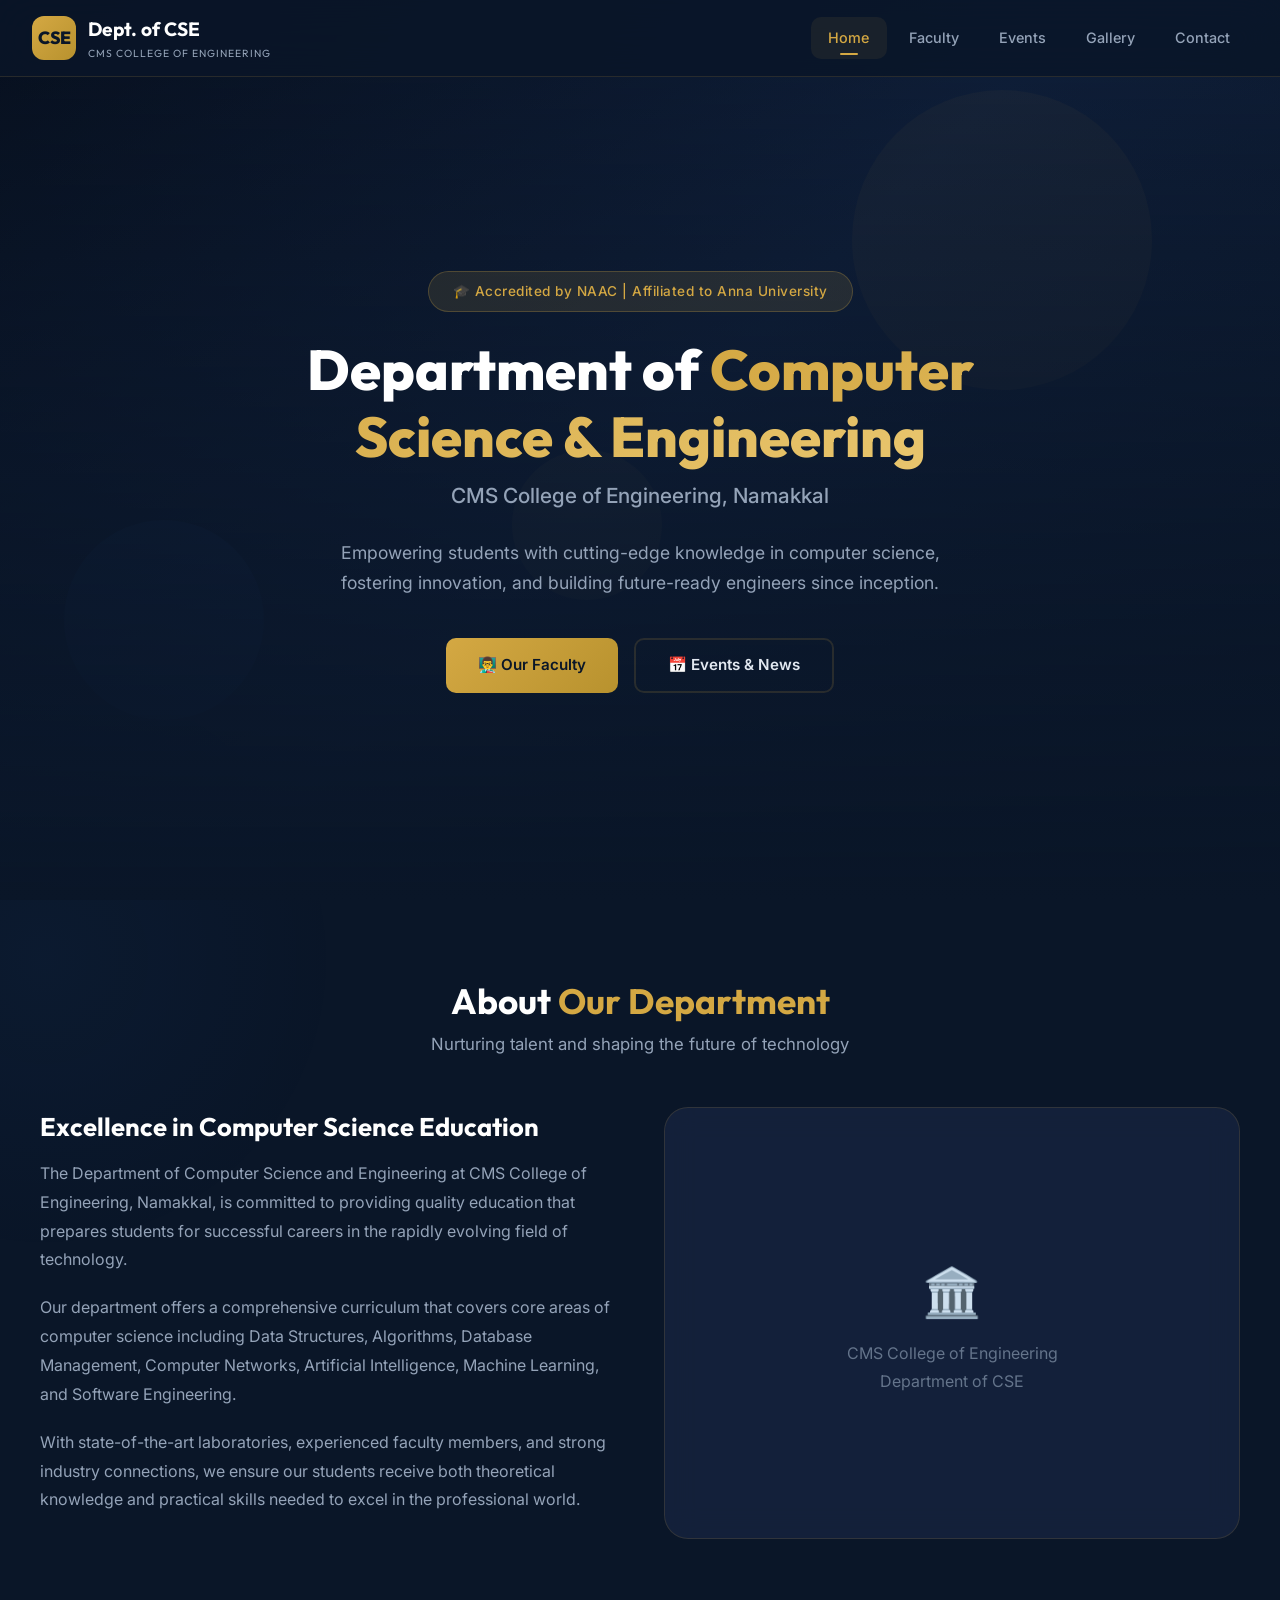
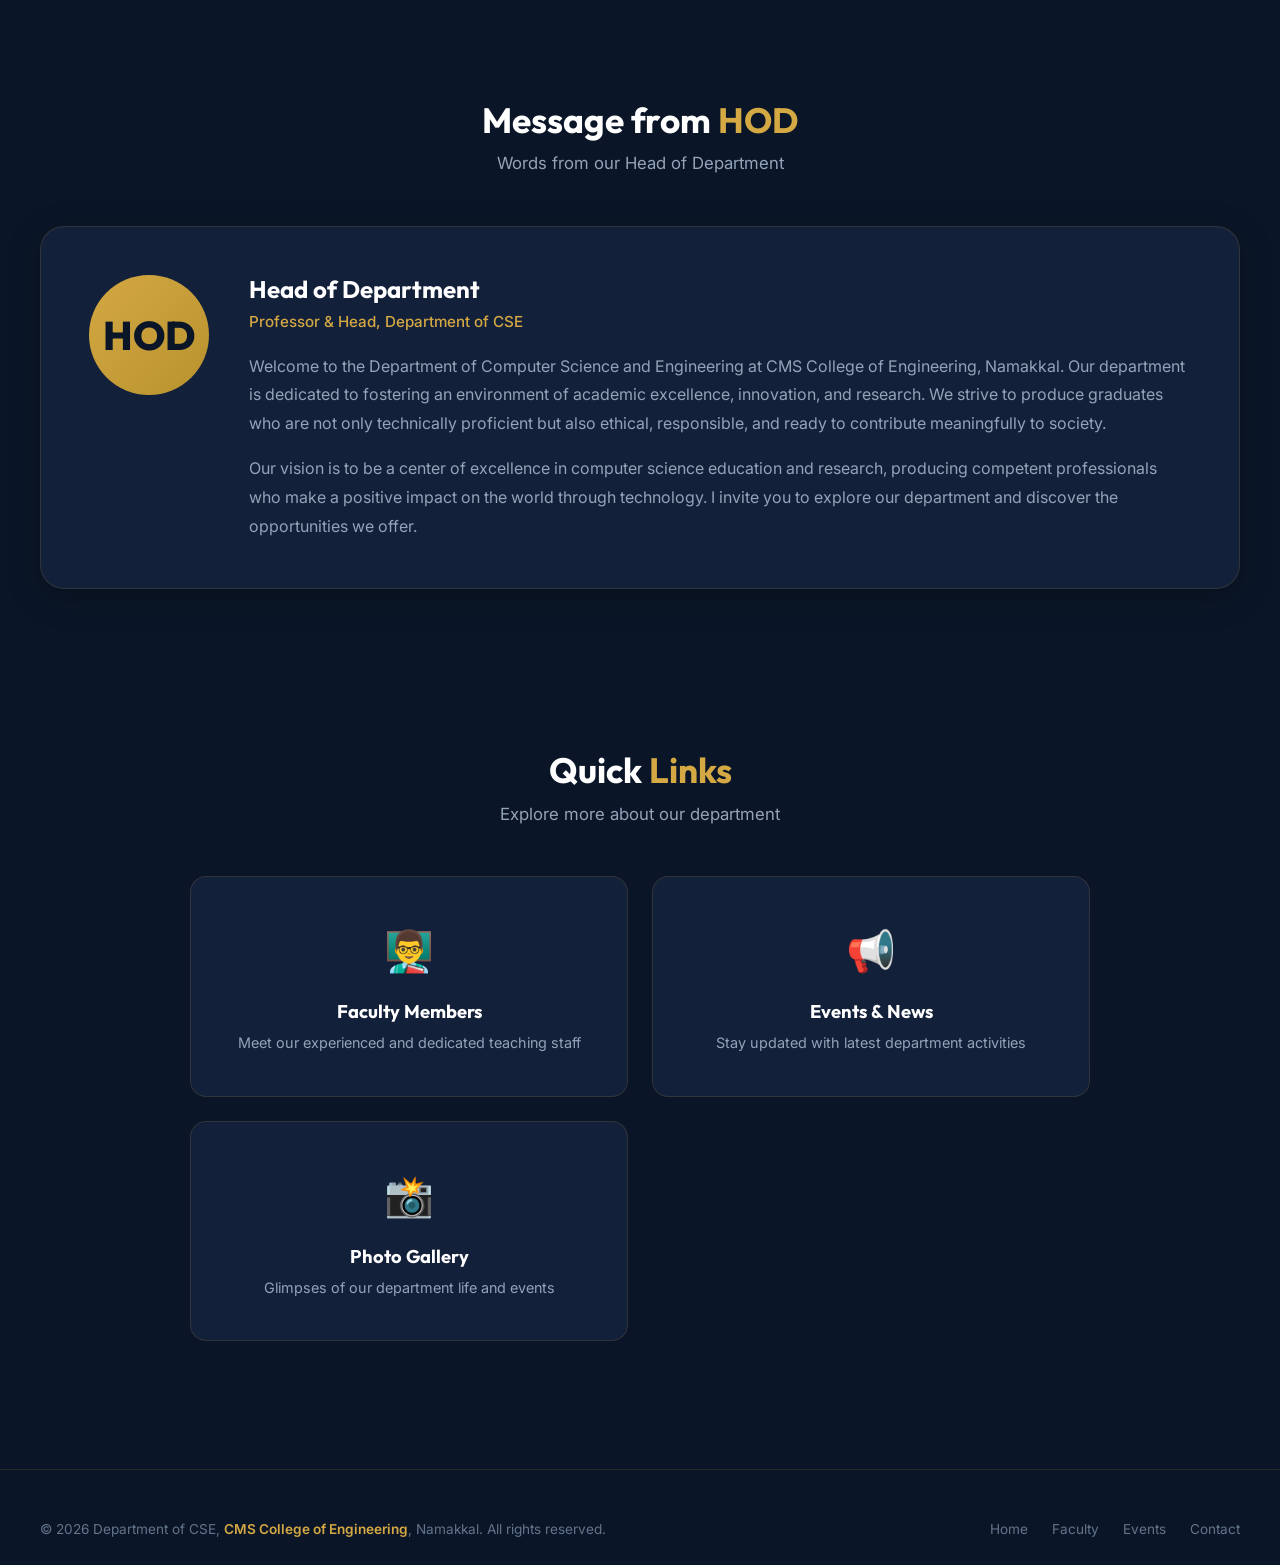
<file: index.html>
<!DOCTYPE html>
<html lang="en">
<head>
  <meta charset="UTF-8">
  <meta name="viewport" content="width=device-width, initial-scale=1.0">
  <title>Department of CSE – CMS College of Engineering, Namakkal</title>
  <meta name="description" content="Department of Computer Science and Engineering at CMS College of Engineering, Namakkal. Offering quality education, research and innovation in CSE.">
  <link rel="stylesheet" href="css/style.css">
</head>
<body>

  <!-- Navbar -->
  <nav class="navbar" id="navbar">
    <div class="nav-container">
      <a href="index.html" class="nav-logo">
        <div class="nav-logo-icon">CSE</div>
        <div class="nav-logo-text">
          Dept. of CSE
          <small>CMS College of Engineering</small>
        </div>
      </a>
      <div class="nav-links" id="navLinks">
        <a href="index.html" class="active">Home</a>
        <a href="faculty.html">Faculty</a>
        <a href="events.html">Events</a>
        <a href="gallery.html">Gallery</a>
        <a href="contact.html">Contact</a>

      </div>
      <button class="nav-toggle" id="navToggle" aria-label="Toggle menu">
        <span></span><span></span><span></span>
      </button>
    </div>
  </nav>

  <!-- Hero Section -->
  <section class="hero">
    <div class="hero-bg">
      <div class="floating-shape shape-1"></div>
      <div class="floating-shape shape-2"></div>
      <div class="floating-shape shape-3"></div>
    </div>
    <div class="hero-content">
      <div class="hero-badge">🎓 Accredited by NAAC | Affiliated to Anna University</div>
      <h1>Department of <span class="highlight">Computer Science &amp; Engineering</span></h1>
      <p class="college-name">CMS College of Engineering, Namakkal</p>
      <p>Empowering students with cutting-edge knowledge in computer science, fostering innovation, and building future-ready engineers since inception.</p>
      <div class="hero-buttons">
        <a href="faculty.html" class="btn btn-primary">👨‍🏫 Our Faculty</a>
        <a href="events.html" class="btn btn-outline">📅 Events &amp; News</a>
      </div>
    </div>
  </section>


  <!-- About Section -->
  <section class="section" id="about">
    <div class="section-container">
      <h2 class="section-title">About <span>Our Department</span></h2>
      <p class="section-subtitle">Nurturing talent and shaping the future of technology</p>
      <div class="about-grid">
        <div class="about-content">
          <h3>Excellence in Computer Science Education</h3>
          <p>The Department of Computer Science and Engineering at CMS College of Engineering, Namakkal, is committed to providing quality education that prepares students for successful careers in the rapidly evolving field of technology.</p>
          <p>Our department offers a comprehensive curriculum that covers core areas of computer science including Data Structures, Algorithms, Database Management, Computer Networks, Artificial Intelligence, Machine Learning, and Software Engineering.</p>
          <p>With state-of-the-art laboratories, experienced faculty members, and strong industry connections, we ensure our students receive both theoretical knowledge and practical skills needed to excel in the professional world.</p>
        </div>
        <div class="about-image">
          <div class="about-placeholder">
            <div class="icon">🏛️</div>
            <p>CMS College of Engineering<br>Department of CSE</p>
          </div>
        </div>
      </div>
    </div>
  </section>

  <!-- HOD Message -->
  <section class="section">
    <div class="section-container">
      <h2 class="section-title">Message from <span>HOD</span></h2>
      <p class="section-subtitle">Words from our Head of Department</p>
      <div class="hod-card">
        <div class="hod-avatar">HOD</div>
        <div class="hod-content">
          <h3>Head of Department</h3>
          <p class="designation">Professor & Head, Department of CSE</p>
          <p>Welcome to the Department of Computer Science and Engineering at CMS College of Engineering, Namakkal. Our department is dedicated to fostering an environment of academic excellence, innovation, and research. We strive to produce graduates who are not only technically proficient but also ethical, responsible, and ready to contribute meaningfully to society.</p>
          <p style="margin-top:1rem;">Our vision is to be a center of excellence in computer science education and research, producing competent professionals who make a positive impact on the world through technology. I invite you to explore our department and discover the opportunities we offer.</p>
        </div>
      </div>
    </div>
  </section>

  <!-- Quick Links -->
  <section class="section">
    <div class="section-container">
      <h2 class="section-title">Quick <span>Links</span></h2>
      <p class="section-subtitle">Explore more about our department</p>
      <div class="cards-grid" style="max-width:900px; margin:0 auto;">
        <a href="faculty.html" class="card" style="cursor:pointer;">
          <div class="card-body" style="text-align:center; padding:2.5rem;">
            <div style="font-size:2.5rem; margin-bottom:1rem;">👨‍🏫</div>
            <h3>Faculty Members</h3>
            <p style="margin-top:0.5rem;">Meet our experienced and dedicated teaching staff</p>
          </div>
        </a>
        <a href="events.html" class="card" style="cursor:pointer;">
          <div class="card-body" style="text-align:center; padding:2.5rem;">
            <div style="font-size:2.5rem; margin-bottom:1rem;">📢</div>
            <h3>Events &amp; News</h3>
            <p style="margin-top:0.5rem;">Stay updated with latest department activities</p>
          </div>
        </a>
        <a href="gallery.html" class="card" style="cursor:pointer;">
          <div class="card-body" style="text-align:center; padding:2.5rem;">
            <div style="font-size:2.5rem; margin-bottom:1rem;">📸</div>
            <h3>Photo Gallery</h3>
            <p style="margin-top:0.5rem;">Glimpses of our department life and events</p>
          </div>
        </a>
      </div>
    </div>
  </section>

  <!-- Footer -->
  <footer class="footer">
    <div class="footer-content">
      <div class="footer-text">
        © 2026 Department of CSE, <span>CMS College of Engineering</span>, Namakkal. All rights reserved.
      </div>
      <div class="footer-links">
        <a href="index.html">Home</a>
        <a href="faculty.html">Faculty</a>
        <a href="events.html">Events</a>
        <a href="contact.html">Contact</a>
      </div>
    </div>
  </footer>

  <script src="js/app.js"></script>
</body>
</html>
</file>
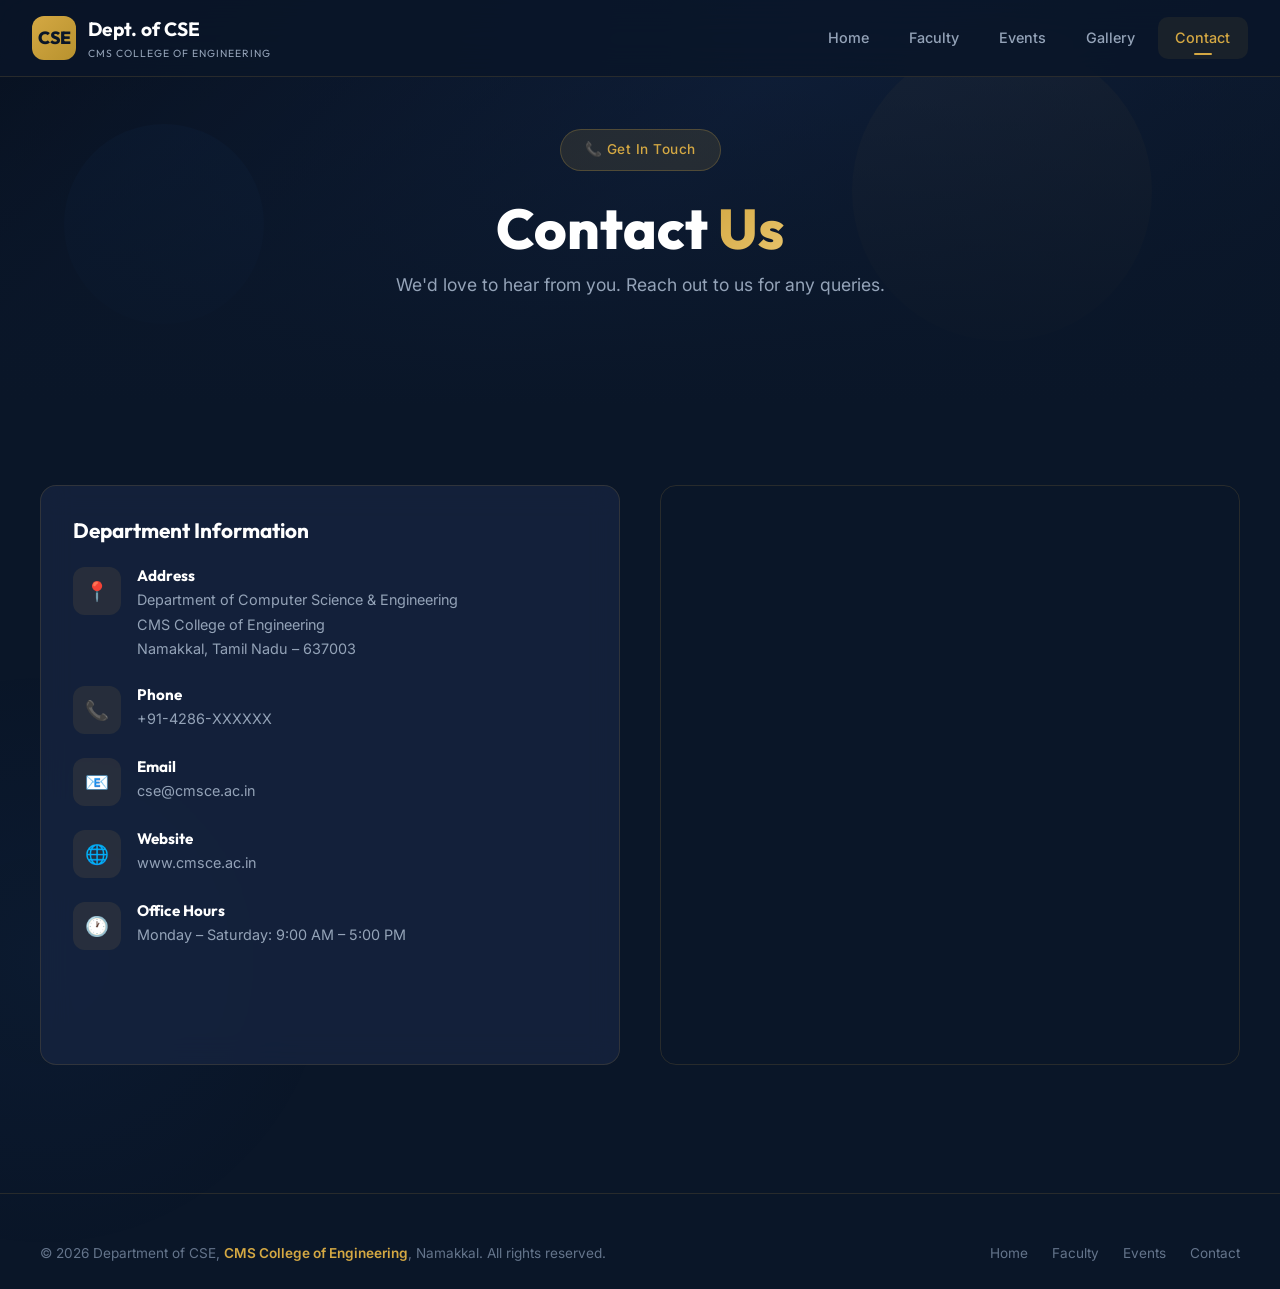
<file: contact.html>
<!DOCTYPE html>
<html lang="en">
<head>
  <meta charset="UTF-8">
  <meta name="viewport" content="width=device-width, initial-scale=1.0">
  <title>Contact – Dept. of CSE | CMS College of Engineering, Namakkal</title>
  <meta name="description" content="Contact details for the Department of Computer Science and Engineering at CMS College of Engineering, Namakkal.">
  <link rel="stylesheet" href="css/style.css">
</head>
<body>

  <!-- Navbar -->
  <nav class="navbar" id="navbar">
    <div class="nav-container">
      <a href="index.html" class="nav-logo">
        <div class="nav-logo-icon">CSE</div>
        <div class="nav-logo-text">
          Dept. of CSE
          <small>CMS College of Engineering</small>
        </div>
      </a>
      <div class="nav-links" id="navLinks">
        <a href="index.html">Home</a>
        <a href="faculty.html">Faculty</a>
        <a href="events.html">Events</a>
        <a href="gallery.html">Gallery</a>
        <a href="contact.html" class="active">Contact</a>

      </div>
      <button class="nav-toggle" id="navToggle" aria-label="Toggle menu">
        <span></span><span></span><span></span>
      </button>
    </div>
  </nav>

  <!-- Page Header -->
  <section class="hero" style="min-height:45vh; padding-top:8rem;">
    <div class="hero-bg">
      <div class="floating-shape shape-1"></div>
      <div class="floating-shape shape-2"></div>
    </div>
    <div class="hero-content">
      <div class="hero-badge">📞 Get In Touch</div>
      <h1>Contact <span class="highlight">Us</span></h1>
      <p>We'd love to hear from you. Reach out to us for any queries.</p>
    </div>
  </section>

  <!-- Contact Section -->
  <section class="section">
    <div class="section-container">
      <div class="contact-grid">
        <div class="contact-info-card">
          <h3 style="color:var(--white); font-size:1.3rem; margin-bottom:1.5rem;">Department Information</h3>
          
          <div class="contact-item">
            <div class="contact-icon">📍</div>
            <div>
              <h4>Address</h4>
              <p>Department of Computer Science & Engineering<br>CMS College of Engineering<br>Namakkal, Tamil Nadu – 637003</p>
            </div>
          </div>

          <div class="contact-item">
            <div class="contact-icon">📞</div>
            <div>
              <h4>Phone</h4>
              <p>+91-4286-XXXXXX</p>
            </div>
          </div>

          <div class="contact-item">
            <div class="contact-icon">📧</div>
            <div>
              <h4>Email</h4>
              <p>cse@cmsce.ac.in</p>
            </div>
          </div>

          <div class="contact-item">
            <div class="contact-icon">🌐</div>
            <div>
              <h4>Website</h4>
              <p>www.cmsce.ac.in</p>
            </div>
          </div>

          <div class="contact-item">
            <div class="contact-icon">🕐</div>
            <div>
              <h4>Office Hours</h4>
              <p>Monday – Saturday: 9:00 AM – 5:00 PM</p>
            </div>
          </div>
        </div>

        <div class="contact-map">
          <iframe 
            src="https://www.google.com/maps/embed?pb=!1m18!1m12!1m3!1d3912.0!2d78.17!3d11.23!2m3!1f0!2f0!3f0!3m2!1i1024!2i768!4f13.1!3m3!1m2!1s0x0%3A0x0!2zMTHCsDEzJzQ4LjAiTiA3OMKwMTAnMTIuMCJF!5e0!3m2!1sen!2sin!4v1"
            allowfullscreen="" 
            loading="lazy"
            title="CMS College of Engineering Location">
          </iframe>
        </div>
      </div>
    </div>
  </section>

  <!-- Footer -->
  <footer class="footer">
    <div class="footer-content">
      <div class="footer-text">
        © 2026 Department of CSE, <span>CMS College of Engineering</span>, Namakkal. All rights reserved.
      </div>
      <div class="footer-links">
        <a href="index.html">Home</a>
        <a href="faculty.html">Faculty</a>
        <a href="events.html">Events</a>
        <a href="contact.html">Contact</a>
      </div>
    </div>
  </footer>

  <script src="js/app.js"></script>
</body>
</html>
</file>
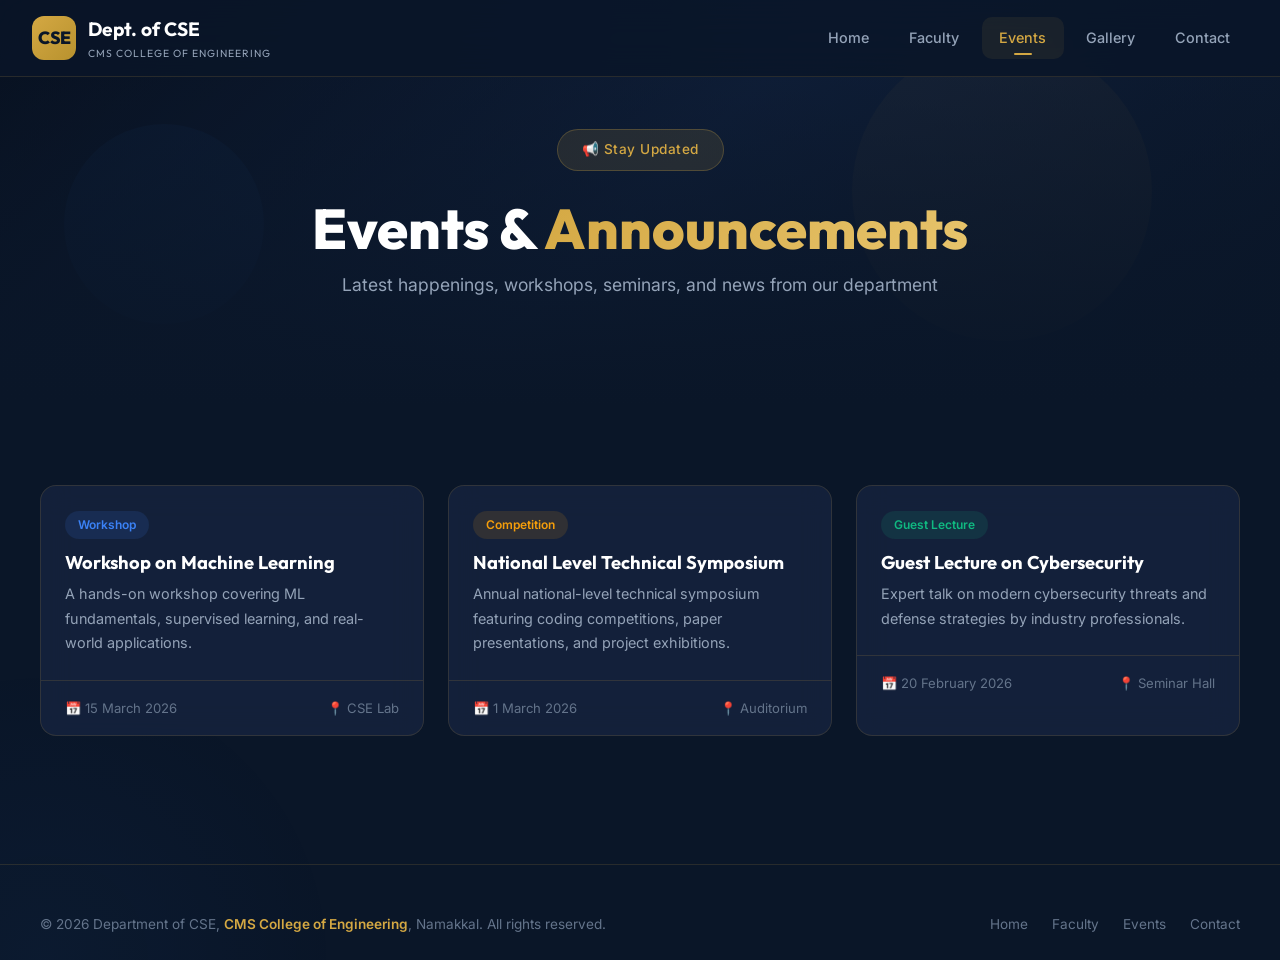
<file: events.html>
<!DOCTYPE html>
<html lang="en">
<head>
  <meta charset="UTF-8">
  <meta name="viewport" content="width=device-width, initial-scale=1.0">
  <title>Events & News – Dept. of CSE | CMS College of Engineering, Namakkal</title>
  <meta name="description" content="Latest events, news, and announcements from the Department of Computer Science and Engineering at CMS College of Engineering, Namakkal.">
  <link rel="stylesheet" href="css/style.css">
</head>
<body>

  <!-- Navbar -->
  <nav class="navbar" id="navbar">
    <div class="nav-container">
      <a href="index.html" class="nav-logo">
        <div class="nav-logo-icon">CSE</div>
        <div class="nav-logo-text">
          Dept. of CSE
          <small>CMS College of Engineering</small>
        </div>
      </a>
      <div class="nav-links" id="navLinks">
        <a href="index.html">Home</a>
        <a href="faculty.html">Faculty</a>
        <a href="events.html" class="active">Events</a>
        <a href="gallery.html">Gallery</a>
        <a href="contact.html">Contact</a>

      </div>
      <button class="nav-toggle" id="navToggle" aria-label="Toggle menu">
        <span></span><span></span><span></span>
      </button>
    </div>
  </nav>

  <!-- Page Header -->
  <section class="hero" style="min-height:45vh; padding-top:8rem;">
    <div class="hero-bg">
      <div class="floating-shape shape-1"></div>
      <div class="floating-shape shape-2"></div>
    </div>
    <div class="hero-content">
      <div class="hero-badge">📢 Stay Updated</div>
      <h1>Events &amp; <span class="highlight">Announcements</span></h1>
      <p>Latest happenings, workshops, seminars, and news from our department</p>
    </div>
  </section>

  <!-- Events Listing -->
  <section class="section">
    <div class="section-container">
      <div class="cards-grid" id="eventsGrid">
        <div class="page-loader" id="eventsLoader">
          <div class="spinner"></div>
          <p>Loading events...</p>
        </div>
      </div>
      <div class="empty-state" id="eventsEmpty" style="display:none;">
        <div class="icon">📅</div>
        <h3>No Events Yet</h3>
        <p>Events and announcements will be posted here. Please check back later.</p>
      </div>
    </div>
  </section>

  <!-- Footer -->
  <footer class="footer">
    <div class="footer-content">
      <div class="footer-text">
        © 2026 Department of CSE, <span>CMS College of Engineering</span>, Namakkal. All rights reserved.
      </div>
      <div class="footer-links">
        <a href="index.html">Home</a>
        <a href="faculty.html">Faculty</a>
        <a href="events.html">Events</a>
        <a href="contact.html">Contact</a>
      </div>
    </div>
  </footer>

  <script src="js/app.js"></script>
</body>
</html>
</file>
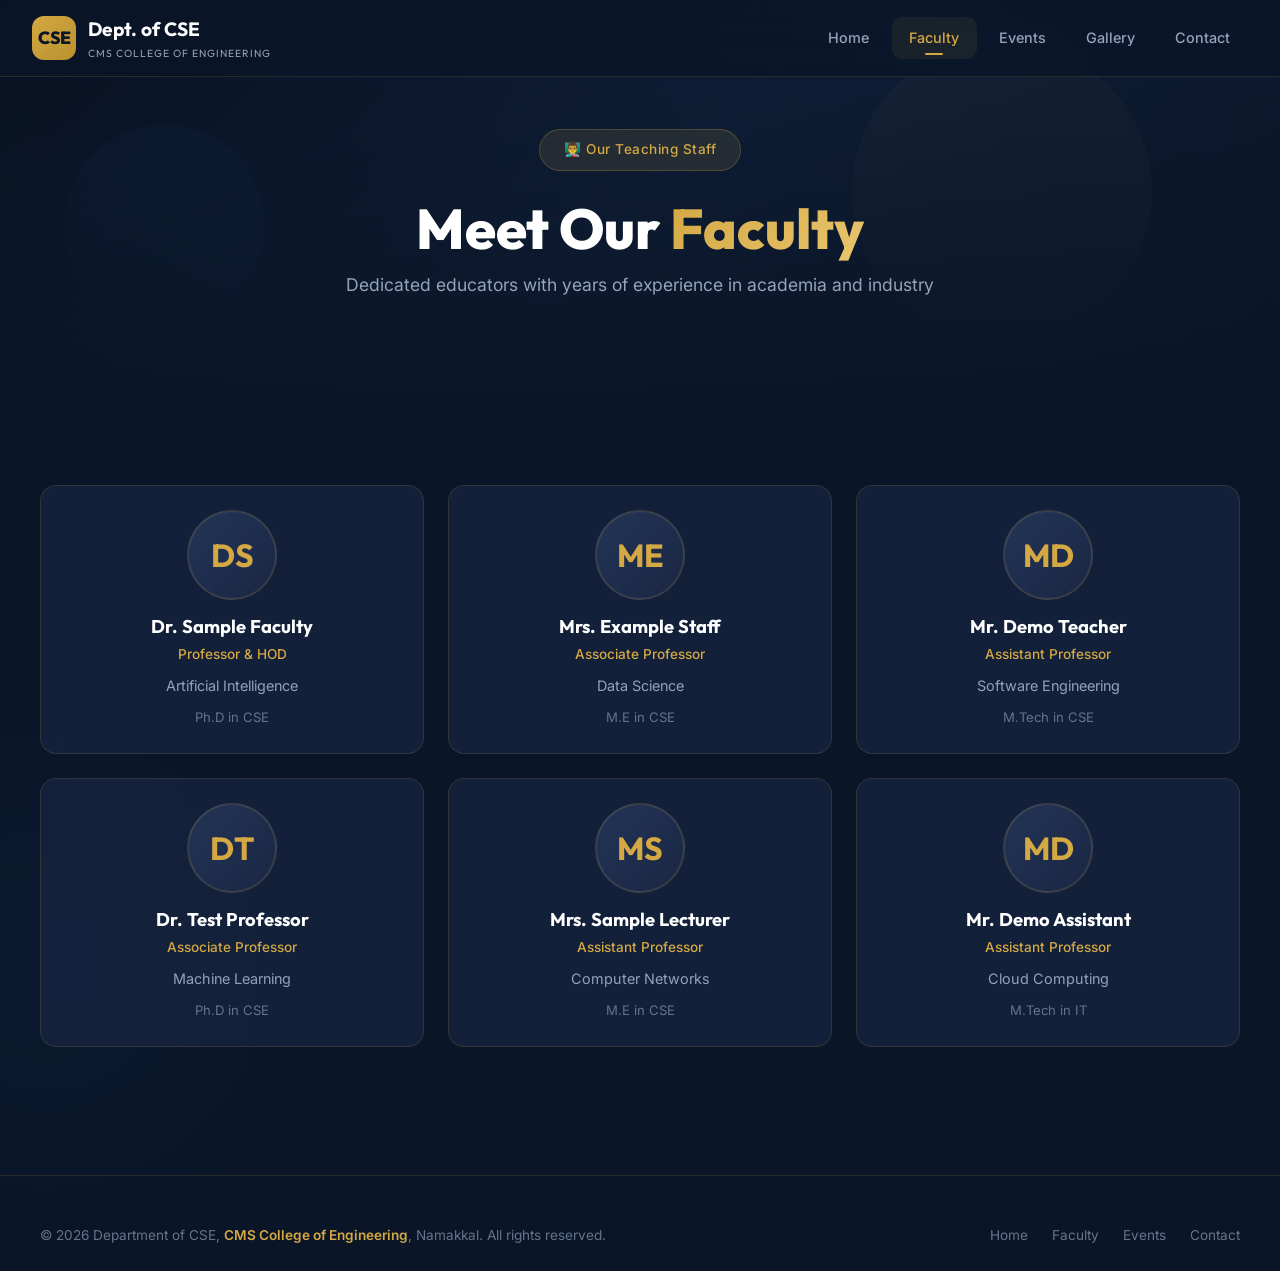
<file: faculty.html>
<!DOCTYPE html>
<html lang="en">
<head>
  <meta charset="UTF-8">
  <meta name="viewport" content="width=device-width, initial-scale=1.0">
  <title>Faculty – Dept. of CSE | CMS College of Engineering, Namakkal</title>
  <meta name="description" content="Meet the experienced faculty members of the Department of Computer Science and Engineering at CMS College of Engineering, Namakkal.">
  <link rel="stylesheet" href="css/style.css">
</head>
<body>

  <!-- Navbar -->
  <nav class="navbar" id="navbar">
    <div class="nav-container">
      <a href="index.html" class="nav-logo">
        <div class="nav-logo-icon">CSE</div>
        <div class="nav-logo-text">
          Dept. of CSE
          <small>CMS College of Engineering</small>
        </div>
      </a>
      <div class="nav-links" id="navLinks">
        <a href="index.html">Home</a>
        <a href="faculty.html" class="active">Faculty</a>
        <a href="events.html">Events</a>
        <a href="gallery.html">Gallery</a>
        <a href="contact.html">Contact</a>

      </div>
      <button class="nav-toggle" id="navToggle" aria-label="Toggle menu">
        <span></span><span></span><span></span>
      </button>
    </div>
  </nav>

  <!-- Page Header -->
  <section class="hero" style="min-height:45vh; padding-top:8rem;">
    <div class="hero-bg">
      <div class="floating-shape shape-1"></div>
      <div class="floating-shape shape-2"></div>
    </div>
    <div class="hero-content">
      <div class="hero-badge">👨‍🏫 Our Teaching Staff</div>
      <h1>Meet Our <span class="highlight">Faculty</span></h1>
      <p>Dedicated educators with years of experience in academia and industry</p>
    </div>
  </section>

  <!-- Faculty Listing -->
  <section class="section">
    <div class="section-container">
      <div class="cards-grid" id="facultyGrid">
        <!-- Faculty cards will be rendered by JS -->
        <div class="page-loader" id="facultyLoader">
          <div class="spinner"></div>
          <p>Loading faculty data...</p>
        </div>
      </div>
      <div class="empty-state" id="facultyEmpty" style="display:none;">
        <div class="icon">👨‍🏫</div>
        <h3>No Faculty Data Yet</h3>
        <p>Faculty information will be available soon. Please check back later.</p>
      </div>
    </div>
  </section>

  <!-- Footer -->
  <footer class="footer">
    <div class="footer-content">
      <div class="footer-text">
        © 2026 Department of CSE, <span>CMS College of Engineering</span>, Namakkal. All rights reserved.
      </div>
      <div class="footer-links">
        <a href="index.html">Home</a>
        <a href="faculty.html">Faculty</a>
        <a href="events.html">Events</a>
        <a href="contact.html">Contact</a>
      </div>
    </div>
  </footer>

  <script src="js/app.js"></script>
</body>
</html>
</file>
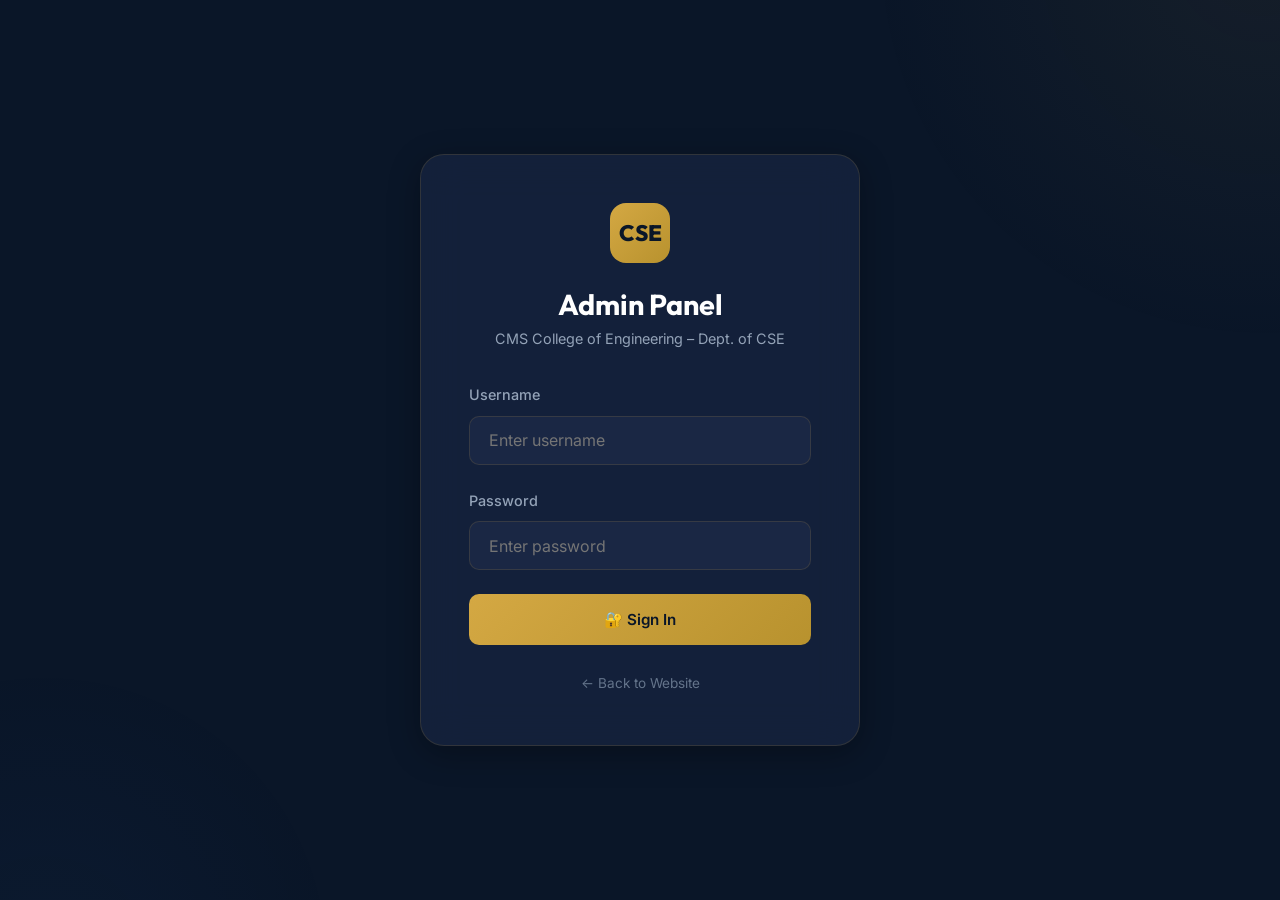
<file: admin/dashboard.html>
<!DOCTYPE html>
<html lang="en">
<head>
  <meta charset="UTF-8">
  <meta name="viewport" content="width=device-width, initial-scale=1.0">
  <title>Dashboard – Admin | CSE Department</title>
  <link rel="stylesheet" href="../css/style.css">
</head>
<body>
  <div class="admin-layout">
    <!-- Sidebar -->
    <aside class="admin-sidebar">
      <div class="sidebar-logo">
        <h3>🎓 CSE Admin</h3>
        <small>CMS College of Engineering</small>
      </div>
      <nav class="sidebar-nav">
        <a href="dashboard.html" class="active">
          <span class="nav-icon">📊</span> Dashboard
        </a>
        <a href="faculty.html">
          <span class="nav-icon">👨‍🏫</span> Faculty
        </a>
        <a href="events.html">
          <span class="nav-icon">📅</span> Events
        </a>
        <a href="gallery.html">
          <span class="nav-icon">📸</span> Gallery
        </a>
        <a href="../index.html">
          <span class="nav-icon">🌐</span> View Website
        </a>
      </nav>
      <div class="sidebar-footer">
        <a href="#" onclick="logoutAdmin(); return false;">
          <span class="nav-icon">🚪</span> Logout
        </a>
      </div>
    </aside>

    <!-- Main Content -->
    <main class="admin-main">
      <div class="admin-header">
        <div>
          <h1>Dashboard</h1>
          <p>Welcome to the CSE Department Admin Panel</p>
        </div>
      </div>

      <!-- Stats Cards -->
      <div class="dashboard-stats">
        <div class="dash-stat-card">
          <div class="icon faculty-icon">👨‍🏫</div>
          <h3 id="facultyCount">0</h3>
          <p>Faculty Members</p>
        </div>
        <div class="dash-stat-card">
          <div class="icon events-icon">📅</div>
          <h3 id="eventsCount">0</h3>
          <p>Events & News</p>
        </div>
        <div class="dash-stat-card">
          <div class="icon gallery-icon">📸</div>
          <h3 id="galleryCount">0</h3>
          <p>Gallery Images</p>
        </div>
      </div>

      <!-- Quick Actions -->
      <h2 style="font-size:1.3rem; color:var(--white); margin-bottom:1.2rem;">Quick Actions</h2>
      <div class="cards-grid" style="grid-template-columns: repeat(3, 1fr);">
        <a href="faculty.html" class="card" style="cursor:pointer;">
          <div class="card-body" style="text-align:center; padding:2rem;">
            <div style="font-size:2rem; margin-bottom:0.8rem;">➕</div>
            <h3>Manage Faculty</h3>
            <p style="margin-top:0.4rem; font-size:0.85rem;">Add, edit or remove faculty members</p>
          </div>
        </a>
        <a href="events.html" class="card" style="cursor:pointer;">
          <div class="card-body" style="text-align:center; padding:2rem;">
            <div style="font-size:2rem; margin-bottom:0.8rem;">📢</div>
            <h3>Manage Events</h3>
            <p style="margin-top:0.4rem; font-size:0.85rem;">Add, edit or remove events & news</p>
          </div>
        </a>
        <a href="gallery.html" class="card" style="cursor:pointer;">
          <div class="card-body" style="text-align:center; padding:2rem;">
            <div style="font-size:2rem; margin-bottom:0.8rem;">🖼️</div>
            <h3>Manage Gallery</h3>
            <p style="margin-top:0.4rem; font-size:0.85rem;">Upload or remove gallery images</p>
          </div>
        </a>
      </div>
    </main>
  </div>
  <script src="../js/admin.js"></script>
</body>
</html>
</file>
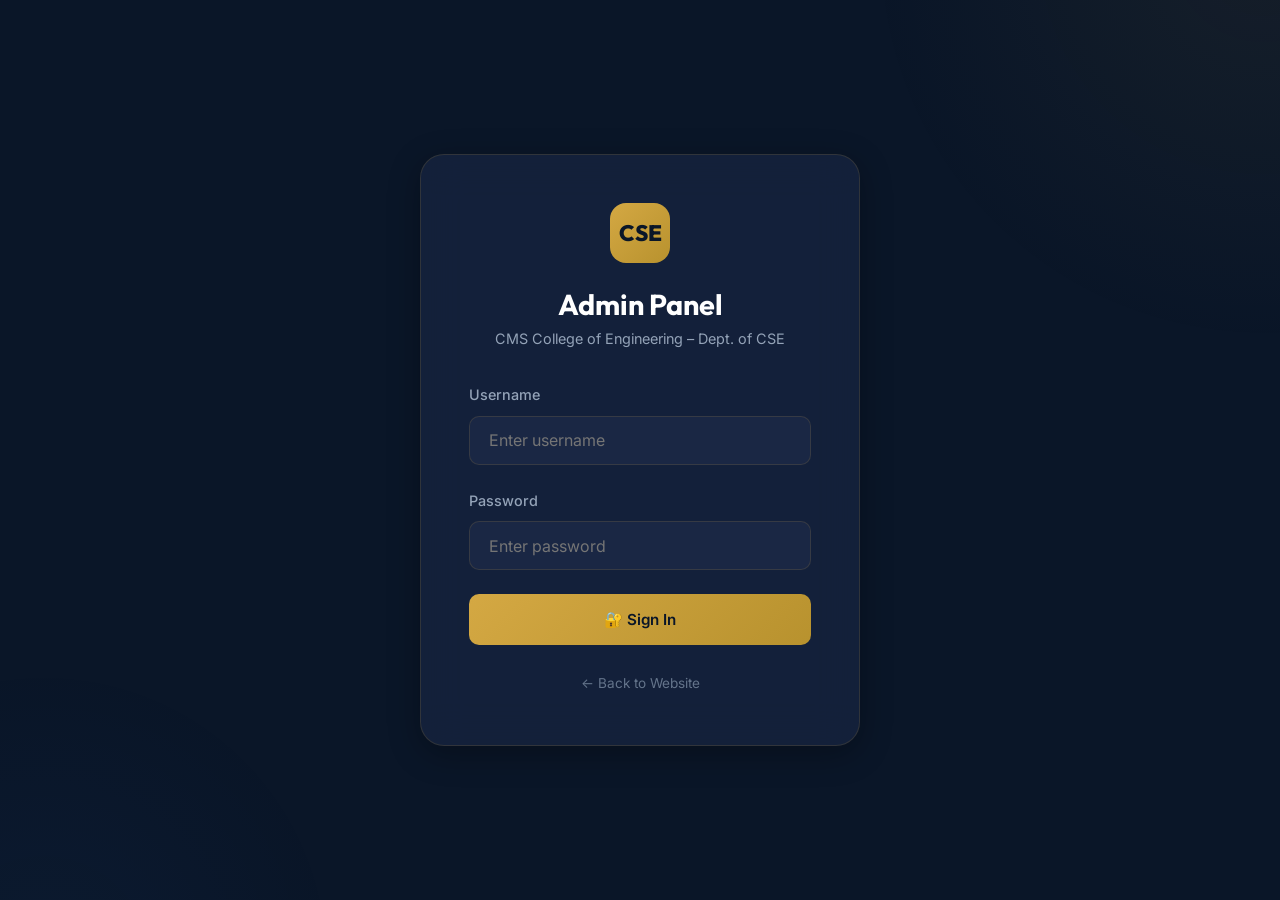
<file: admin/events.html>
<!DOCTYPE html>
<html lang="en">
<head>
  <meta charset="UTF-8">
  <meta name="viewport" content="width=device-width, initial-scale=1.0">
  <title>Manage Events – Admin | CSE Department</title>
  <link rel="stylesheet" href="../css/style.css">
</head>
<body>
  <div class="admin-layout">
    <!-- Sidebar -->
    <aside class="admin-sidebar">
      <div class="sidebar-logo">
        <h3>🎓 CSE Admin</h3>
        <small>CMS College of Engineering</small>
      </div>
      <nav class="sidebar-nav">
        <a href="dashboard.html">
          <span class="nav-icon">📊</span> Dashboard
        </a>
        <a href="faculty.html">
          <span class="nav-icon">👨‍🏫</span> Faculty
        </a>
        <a href="events.html" class="active">
          <span class="nav-icon">📅</span> Events
        </a>
        <a href="gallery.html">
          <span class="nav-icon">📸</span> Gallery
        </a>
        <a href="../index.html">
          <span class="nav-icon">🌐</span> View Website
        </a>
      </nav>
      <div class="sidebar-footer">
        <a href="#" onclick="logoutAdmin(); return false;">
          <span class="nav-icon">🚪</span> Logout
        </a>
      </div>
    </aside>

    <!-- Main Content -->
    <main class="admin-main">
      <div class="admin-header">
        <div>
          <h1>Manage Events</h1>
          <p>Add, edit, or remove events and announcements</p>
        </div>
        <button class="btn btn-primary" id="addEventBtn">➕ Add Event</button>
      </div>

      <!-- Events Table -->
      <div class="data-table-wrapper">
        <table class="data-table">
          <thead>
            <tr>
              <th>#</th>
              <th>Title</th>
              <th>Type</th>
              <th>Date</th>
              <th>Venue</th>
              <th>Actions</th>
            </tr>
          </thead>
          <tbody id="eventsTableBody"></tbody>
        </table>
      </div>

      <div class="empty-state" id="eventsEmpty" style="display:none;">
        <div class="icon">📅</div>
        <h3>No Events Added</h3>
        <p>Click "Add Event" to add your first event.</p>
      </div>
    </main>
  </div>

  <!-- Event Modal -->
  <div class="modal-overlay" id="eventModal">
    <div class="modal">
      <h2 id="modalTitle">Add Event</h2>
      <form id="eventForm">
        <div class="form-group">
          <label for="eTitle">Event Title *</label>
          <input type="text" id="eTitle" placeholder="e.g. Workshop on Machine Learning" required>
        </div>
        <div class="form-row">
          <div class="form-group">
            <label for="eType">Event Type *</label>
            <select id="eType" required>
              <option value="Workshop">Workshop</option>
              <option value="Seminar">Seminar</option>
              <option value="Competition">Competition</option>
              <option value="Guest Lecture">Guest Lecture</option>
              <option value="Cultural">Cultural</option>
              <option value="Other">Other</option>
            </select>
          </div>
          <div class="form-group">
            <label for="eDate">Date *</label>
            <input type="date" id="eDate" required>
          </div>
        </div>
        <div class="form-group">
          <label for="eVenue">Venue</label>
          <input type="text" id="eVenue" placeholder="e.g. CSE Seminar Hall">
        </div>
        <div class="form-group">
          <label for="eDescription">Description</label>
          <textarea id="eDescription" placeholder="Describe the event details..." rows="4"></textarea>
        </div>
        <div class="modal-actions">
          <button type="button" class="btn btn-outline" id="cancelBtn">Cancel</button>
          <button type="button" class="btn btn-outline" id="closeModal" style="display:none;">X</button>
          <button type="submit" class="btn btn-primary">💾 Save Event</button>
        </div>
      </form>
    </div>
  </div>

  <script src="../js/admin.js"></script>
</body>
</html>
</file>
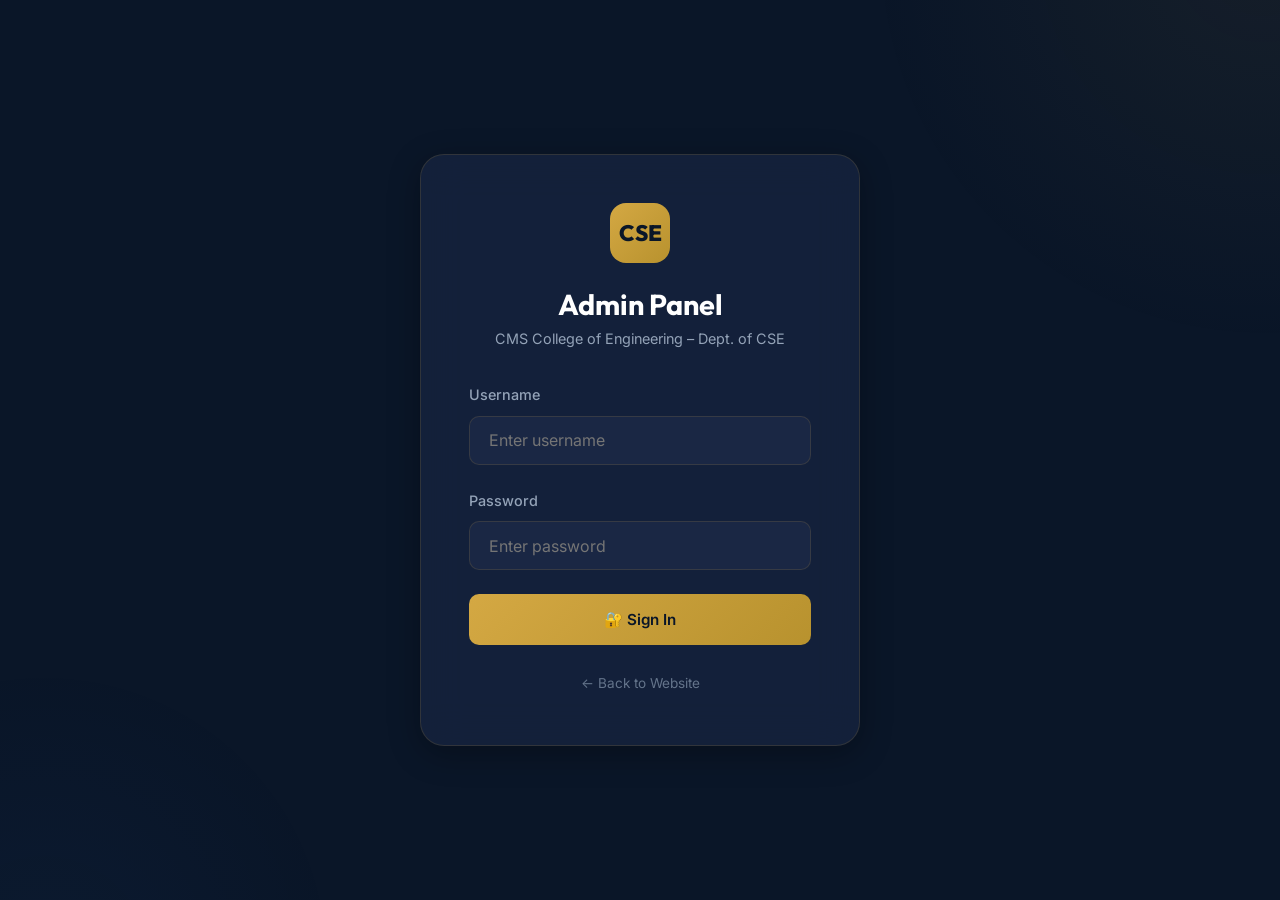
<file: admin/faculty.html>
<!DOCTYPE html>
<html lang="en">
<head>
  <meta charset="UTF-8">
  <meta name="viewport" content="width=device-width, initial-scale=1.0">
  <title>Manage Faculty – Admin | CSE Department</title>
  <link rel="stylesheet" href="../css/style.css">
</head>
<body>
  <div class="admin-layout">
    <!-- Sidebar -->
    <aside class="admin-sidebar">
      <div class="sidebar-logo">
        <h3>🎓 CSE Admin</h3>
        <small>CMS College of Engineering</small>
      </div>
      <nav class="sidebar-nav">
        <a href="dashboard.html">
          <span class="nav-icon">📊</span> Dashboard
        </a>
        <a href="faculty.html" class="active">
          <span class="nav-icon">👨‍🏫</span> Faculty
        </a>
        <a href="events.html">
          <span class="nav-icon">📅</span> Events
        </a>
        <a href="gallery.html">
          <span class="nav-icon">📸</span> Gallery
        </a>
        <a href="../index.html">
          <span class="nav-icon">🌐</span> View Website
        </a>
      </nav>
      <div class="sidebar-footer">
        <a href="#" onclick="logoutAdmin(); return false;">
          <span class="nav-icon">🚪</span> Logout
        </a>
      </div>
    </aside>

    <!-- Main Content -->
    <main class="admin-main">
      <div class="admin-header">
        <div>
          <h1>Manage Faculty</h1>
          <p>Add, edit, or remove faculty members</p>
        </div>
        <button class="btn btn-primary" id="addFacultyBtn">➕ Add Faculty</button>
      </div>

      <!-- Faculty Table -->
      <div class="data-table-wrapper">
        <table class="data-table">
          <thead>
            <tr>
              <th>#</th>
              <th>Name</th>
              <th>Designation</th>
              <th>Qualification</th>
              <th>Specialization</th>
              <th>Actions</th>
            </tr>
          </thead>
          <tbody id="facultyTableBody"></tbody>
        </table>
      </div>

      <div class="empty-state" id="facultyEmpty" style="display:none;">
        <div class="icon">👨‍🏫</div>
        <h3>No Faculty Added</h3>
        <p>Click "Add Faculty" to add your first faculty member.</p>
      </div>
    </main>
  </div>

  <!-- Faculty Modal -->
  <div class="modal-overlay" id="facultyModal">
    <div class="modal">
      <h2 id="modalTitle">Add Faculty Member</h2>
      <form id="facultyForm">
        <div class="form-group">
          <label for="fName">Full Name *</label>
          <input type="text" id="fName" placeholder="e.g. Dr. John Smith" required>
        </div>
        <div class="form-row">
          <div class="form-group">
            <label for="fDesignation">Designation *</label>
            <input type="text" id="fDesignation" placeholder="e.g. Professor" required>
          </div>
          <div class="form-group">
            <label for="fQualification">Qualification *</label>
            <input type="text" id="fQualification" placeholder="e.g. Ph.D in CSE" required>
          </div>
        </div>
        <div class="form-row">
          <div class="form-group">
            <label for="fSpecialization">Specialization</label>
            <input type="text" id="fSpecialization" placeholder="e.g. AI & ML">
          </div>
          <div class="form-group">
            <label for="fExperience">Experience</label>
            <input type="text" id="fExperience" placeholder="e.g. 10 years">
          </div>
        </div>
        <div class="form-group">
          <label for="fEmail">Email</label>
          <input type="email" id="fEmail" placeholder="e.g. john@cmsce.ac.in">
        </div>
        <div class="modal-actions">
          <button type="button" class="btn btn-outline" id="cancelBtn">Cancel</button>
          <button type="button" class="btn btn-outline" id="closeModal" style="display:none;">X</button>
          <button type="submit" class="btn btn-primary">💾 Save Faculty</button>
        </div>
      </form>
    </div>
  </div>

  <script src="../js/admin.js"></script>
</body>
</html>
</file>
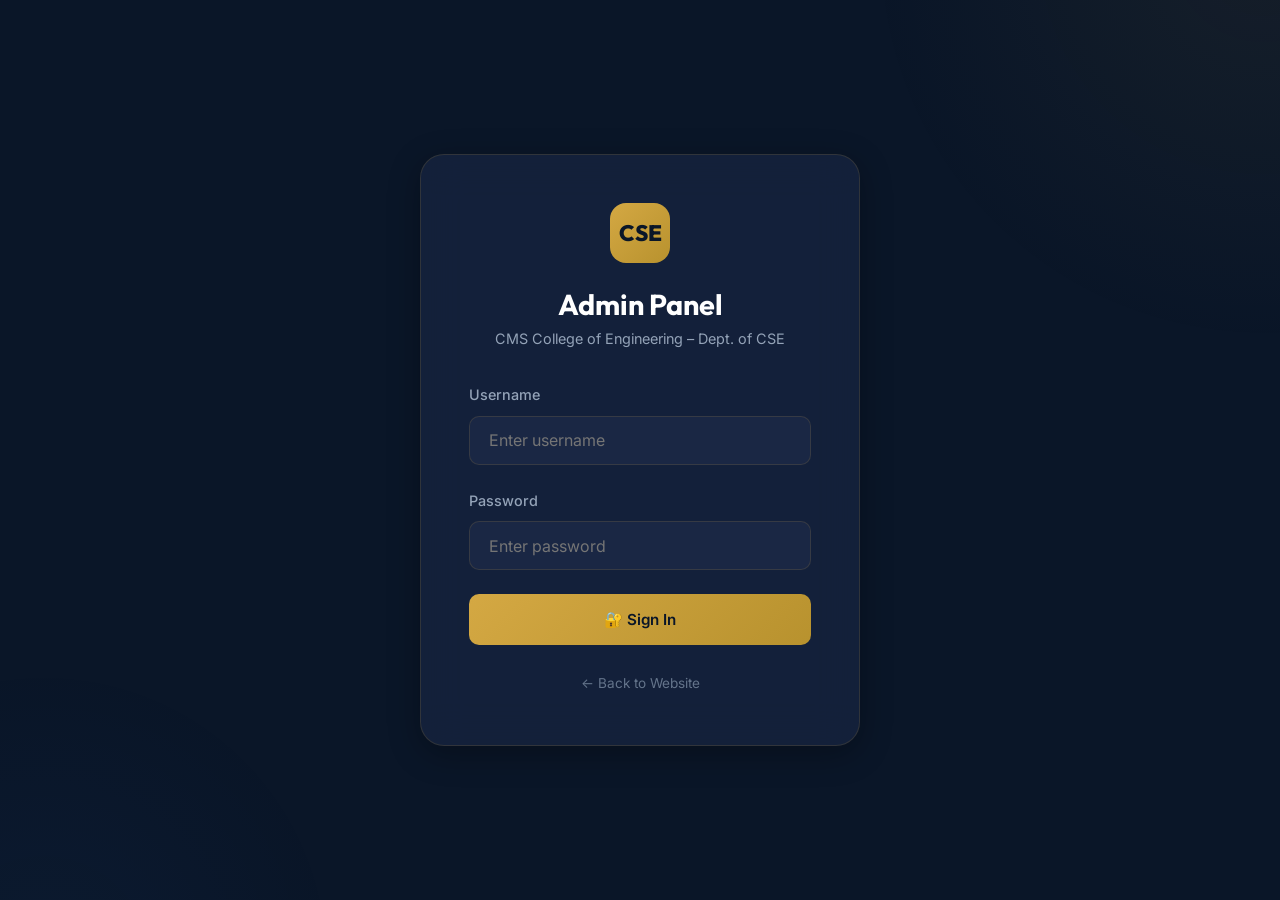
<file: admin/gallery.html>
<!DOCTYPE html>
<html lang="en">
<head>
  <meta charset="UTF-8">
  <meta name="viewport" content="width=device-width, initial-scale=1.0">
  <title>Manage Gallery – Admin | CSE Department</title>
  <link rel="stylesheet" href="../css/style.css">
</head>
<body>
  <div class="admin-layout">
    <!-- Sidebar -->
    <aside class="admin-sidebar">
      <div class="sidebar-logo">
        <h3>🎓 CSE Admin</h3>
        <small>CMS College of Engineering</small>
      </div>
      <nav class="sidebar-nav">
        <a href="dashboard.html">
          <span class="nav-icon">📊</span> Dashboard
        </a>
        <a href="faculty.html">
          <span class="nav-icon">👨‍🏫</span> Faculty
        </a>
        <a href="events.html">
          <span class="nav-icon">📅</span> Events
        </a>
        <a href="gallery.html" class="active">
          <span class="nav-icon">📸</span> Gallery
        </a>
        <a href="../index.html">
          <span class="nav-icon">🌐</span> View Website
        </a>
      </nav>
      <div class="sidebar-footer">
        <a href="#" onclick="logoutAdmin(); return false;">
          <span class="nav-icon">🚪</span> Logout
        </a>
      </div>
    </aside>

    <!-- Main Content -->
    <main class="admin-main">
      <div class="admin-header">
        <div>
          <h1>Manage Gallery</h1>
          <p>Upload and manage photo gallery images</p>
        </div>
        <button class="btn btn-primary" id="addGalleryBtn">📤 Upload Image</button>
      </div>

      <!-- Gallery Grid -->
      <div class="cards-grid" id="galleryAdminGrid" style="grid-template-columns: repeat(auto-fill, minmax(250px, 1fr));"></div>

      <div class="empty-state" id="galleryEmpty" style="display:none;">
        <div class="icon">📷</div>
        <h3>No Images Uploaded</h3>
        <p>Click "Upload Image" to add photos to the gallery.</p>
      </div>
    </main>
  </div>

  <!-- Gallery Modal -->
  <div class="modal-overlay" id="galleryModal">
    <div class="modal">
      <h2 id="modalTitle">Upload Image</h2>
      <form id="galleryForm">
        <div class="form-group">
          <label for="gImage">Select Image *</label>
          <input type="file" id="gImage" accept="image/*" required>
          <img id="imagePreview" style="display:none; margin-top:1rem; max-width:100%; max-height:200px; border-radius:10px; border:1px solid var(--glass-border);" alt="Preview">
        </div>
        <div class="form-group">
          <label for="gCaption">Caption</label>
          <input type="text" id="gCaption" placeholder="e.g. Annual Day Celebrations 2026">
        </div>
        <div class="modal-actions">
          <button type="button" class="btn btn-outline" id="cancelBtn">Cancel</button>
          <button type="button" class="btn btn-outline" id="closeModal" style="display:none;">X</button>
          <button type="submit" class="btn btn-primary">📤 Upload</button>
        </div>
      </form>
    </div>
  </div>

  <script src="../js/admin.js"></script>
</body>
</html>
</file>
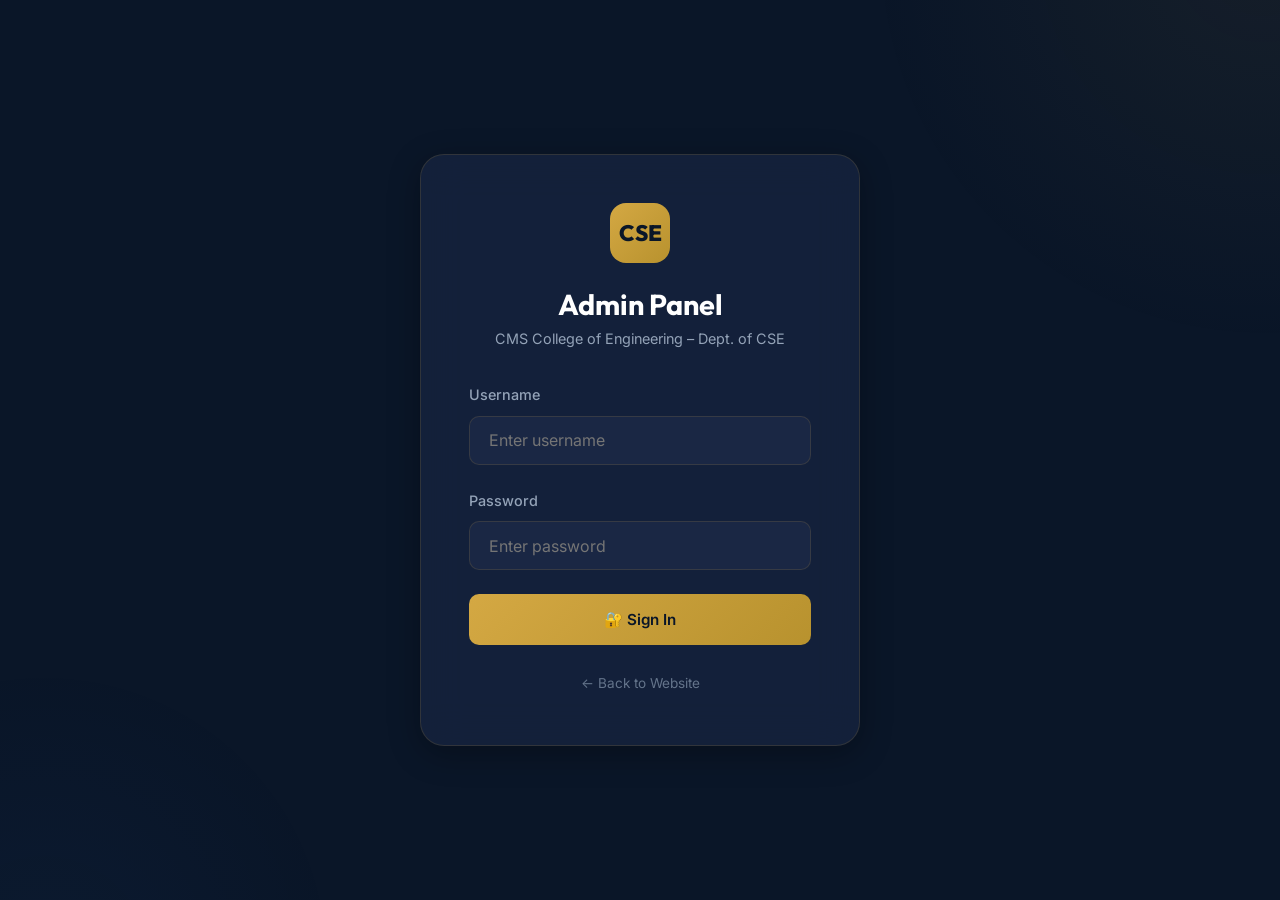
<file: admin/login.html>
<!DOCTYPE html>
<html lang="en">
<head>
  <meta charset="UTF-8">
  <meta name="viewport" content="width=device-width, initial-scale=1.0">
  <title>Admin Login – CSE Department</title>
  <link rel="stylesheet" href="../css/style.css">
</head>
<body>
  <div class="login-wrapper">
    <div class="login-card">
      <div style="text-align:center; margin-bottom:1.5rem;">
        <div class="nav-logo-icon" style="width:60px; height:60px; font-size:1.4rem; margin:0 auto 1rem; border-radius:16px;">CSE</div>
      </div>
      <h2>Admin Panel</h2>
      <p class="subtitle">CMS College of Engineering – Dept. of CSE</p>
      
      <form id="loginForm">
        <div class="form-group">
          <label for="username">Username</label>
          <input type="text" id="username" placeholder="Enter username" required autocomplete="username">
        </div>
        <div class="form-group">
          <label for="password">Password</label>
          <input type="password" id="password" placeholder="Enter password" required autocomplete="current-password">
        </div>
        <div id="loginError" class="form-error" style="text-align:center; margin-bottom:1rem;"></div>
        <button type="submit" class="btn btn-primary" style="width:100%; justify-content:center; padding:1rem;">
          🔐 Sign In
        </button>
      </form>

      <div style="text-align:center; margin-top:1.5rem;">
        <a href="../index.html" style="color:var(--text-muted); font-size:0.85rem;">← Back to Website</a>
      </div>
    </div>
  </div>
  <script src="../js/admin.js"></script>
</body>
</html>
</file>
<file: css/style.css>
/* ========================================
   CSE Department Website - CMS College of Engineering, Namakkal
   Design System & Shared Styles
   ======================================== */

@import url('https://fonts.googleapis.com/css2?family=Inter:wght@300;400;500;600;700;800;900&family=Outfit:wght@400;500;600;700;800&display=swap');

/* ── CSS Variables ── */
:root {
  --primary: #0a1628;
  --primary-light: #112240;
  --primary-dark: #060d1a;
  --accent: #d4a843;
  --accent-light: #e8c56d;
  --accent-dark: #b8922e;
  --surface: #1a2744;
  --surface-light: #233456;
  --text-primary: #e2e8f0;
  --text-secondary: #94a3b8;
  --text-muted: #64748b;
  --white: #ffffff;
  --danger: #ef4444;
  --success: #22c55e;
  --info: #3b82f6;
  --glass-bg: rgba(26, 39, 68, 0.65);
  --glass-border: rgba(212, 168, 67, 0.15);
  --glass-shadow: 0 8px 32px rgba(0, 0, 0, 0.3);
  --radius: 16px;
  --radius-sm: 10px;
  --radius-lg: 24px;
  --transition: 0.3s cubic-bezier(0.4, 0, 0.2, 1);
  --font-body: 'Inter', sans-serif;
  --font-heading: 'Outfit', sans-serif;
}

/* ── Reset ── */
*, *::before, *::after {
  margin: 0;
  padding: 0;
  box-sizing: border-box;
}

html {
  scroll-behavior: smooth;
}

body {
  font-family: var(--font-body);
  background: var(--primary);
  color: var(--text-primary);
  line-height: 1.7;
  min-height: 100vh;
  overflow-x: hidden;
}

a {
  text-decoration: none;
  color: inherit;
  transition: color var(--transition);
}

img {
  max-width: 100%;
  display: block;
}

ul {
  list-style: none;
}

button, input, textarea, select {
  font-family: inherit;
  font-size: inherit;
  border: none;
  outline: none;
}

/* ── Background Decoration ── */
body::before {
  content: '';
  position: fixed;
  top: -50%;
  right: -30%;
  width: 800px;
  height: 800px;
  background: radial-gradient(circle, rgba(212, 168, 67, 0.06) 0%, transparent 70%);
  border-radius: 50%;
  z-index: 0;
  pointer-events: none;
}
body::after {
  content: '';
  position: fixed;
  bottom: -40%;
  left: -20%;
  width: 600px;
  height: 600px;
  background: radial-gradient(circle, rgba(59, 130, 246, 0.04) 0%, transparent 70%);
  border-radius: 50%;
  z-index: 0;
  pointer-events: none;
}

/* ── Typography ── */
h1, h2, h3, h4, h5 {
  font-family: var(--font-heading);
  font-weight: 700;
  line-height: 1.2;
}

.section-title {
  font-size: 2.2rem;
  text-align: center;
  margin-bottom: 0.5rem;
  color: var(--white);
}

.section-title span {
  color: var(--accent);
}

.section-subtitle {
  text-align: center;
  color: var(--text-secondary);
  margin-bottom: 3rem;
  font-size: 1.05rem;
}

/* ── Navbar ── */
.navbar {
  position: fixed;
  top: 0;
  left: 0;
  width: 100%;
  z-index: 1000;
  padding: 0.8rem 0;
  background: rgba(10, 22, 40, 0.85);
  backdrop-filter: blur(20px);
  -webkit-backdrop-filter: blur(20px);
  border-bottom: 1px solid var(--glass-border);
  transition: all var(--transition);
}

.navbar.scrolled {
  padding: 0.5rem 0;
  background: rgba(10, 22, 40, 0.95);
}

.nav-container {
  max-width: 1280px;
  margin: 0 auto;
  padding: 0 2rem;
  display: flex;
  align-items: center;
  justify-content: space-between;
}

.nav-logo {
  display: flex;
  align-items: center;
  gap: 0.75rem;
}

.nav-logo-icon {
  width: 44px;
  height: 44px;
  background: linear-gradient(135deg, var(--accent), var(--accent-dark));
  border-radius: 12px;
  display: flex;
  align-items: center;
  justify-content: center;
  font-weight: 800;
  font-size: 1.1rem;
  color: var(--primary);
  font-family: var(--font-heading);
}

.nav-logo-text {
  font-family: var(--font-heading);
  font-weight: 700;
  font-size: 1.2rem;
  color: var(--white);
}

.nav-logo-text small {
  display: block;
  font-size: 0.65rem;
  font-weight: 400;
  color: var(--text-secondary);
  letter-spacing: 1px;
  text-transform: uppercase;
}

.nav-links {
  display: flex;
  align-items: center;
  gap: 0.3rem;
}

.nav-links a {
  padding: 0.55rem 1.1rem;
  border-radius: var(--radius-sm);
  font-size: 0.9rem;
  font-weight: 500;
  color: var(--text-secondary);
  transition: all var(--transition);
  position: relative;
}

.nav-links a:hover,
.nav-links a.active {
  color: var(--accent);
  background: rgba(212, 168, 67, 0.08);
}

.nav-links a.active::after {
  content: '';
  position: absolute;
  bottom: 4px;
  left: 50%;
  transform: translateX(-50%);
  width: 18px;
  height: 2.5px;
  background: var(--accent);
  border-radius: 2px;
}

.nav-admin-btn {
  padding: 0.55rem 1.3rem !important;
  background: linear-gradient(135deg, var(--accent), var(--accent-dark)) !important;
  color: var(--primary) !important;
  font-weight: 600 !important;
  border-radius: var(--radius-sm) !important;
}

.nav-admin-btn:hover {
  transform: translateY(-1px);
  box-shadow: 0 4px 20px rgba(212, 168, 67, 0.3);
}

/* Mobile Menu */
.nav-toggle {
  display: none;
  flex-direction: column;
  gap: 5px;
  cursor: pointer;
  background: none;
  border: none;
  padding: 5px;
}

.nav-toggle span {
  width: 24px;
  height: 2.5px;
  background: var(--text-primary);
  border-radius: 2px;
  transition: all var(--transition);
}

/* ── Hero Section ── */
.hero {
  min-height: 100vh;
  display: flex;
  align-items: center;
  justify-content: center;
  position: relative;
  padding: 8rem 2rem 4rem;
  overflow: hidden;
}

.hero::before {
  content: '';
  position: absolute;
  top: 0;
  left: 0;
  width: 100%;
  height: 100%;
  background: linear-gradient(180deg, 
    rgba(10, 22, 40, 0.3) 0%, 
    var(--primary) 100%);
  z-index: 1;
}

.hero-bg {
  position: absolute;
  top: 0;
  left: 0;
  width: 100%;
  height: 100%;
  background: linear-gradient(135deg, var(--primary-dark) 0%, var(--primary-light) 50%, var(--primary) 100%);
}

.hero-bg .floating-shape {
  position: absolute;
  border-radius: 50%;
  opacity: 0.06;
  animation: float 8s ease-in-out infinite;
}

.hero-bg .shape-1 {
  width: 300px; height: 300px;
  background: var(--accent);
  top: 10%; right: 10%;
  animation-delay: 0s;
}

.hero-bg .shape-2 {
  width: 200px; height: 200px;
  background: var(--info);
  bottom: 20%; left: 5%;
  animation-delay: 2s;
}

.hero-bg .shape-3 {
  width: 150px; height: 150px;
  background: var(--accent-light);
  top: 50%; left: 40%;
  animation-delay: 4s;
}

@keyframes float {
  0%, 100% { transform: translateY(0) rotate(0deg); }
  50% { transform: translateY(-30px) rotate(5deg); }
}

.hero-content {
  position: relative;
  z-index: 2;
  text-align: center;
  max-width: 800px;
}

.hero-badge {
  display: inline-block;
  padding: 0.5rem 1.5rem;
  background: rgba(212, 168, 67, 0.12);
  border: 1px solid rgba(212, 168, 67, 0.25);
  border-radius: 50px;
  font-size: 0.85rem;
  font-weight: 500;
  color: var(--accent);
  margin-bottom: 1.5rem;
  letter-spacing: 0.5px;
  animation: fadeInUp 0.8s ease;
}

.hero h1 {
  font-size: 3.5rem;
  font-weight: 800;
  color: var(--white);
  margin-bottom: 0.5rem;
  animation: fadeInUp 0.8s ease 0.1s both;
}

.hero h1 .highlight {
  background: linear-gradient(135deg, var(--accent), var(--accent-light));
  -webkit-background-clip: text;
  -webkit-text-fill-color: transparent;
  background-clip: text;
}

.hero .college-name {
  font-size: 1.3rem;
  font-weight: 500;
  color: var(--text-secondary);
  margin-bottom: 1.5rem;
  animation: fadeInUp 0.8s ease 0.2s both;
}

.hero p {
  font-size: 1.1rem;
  color: var(--text-secondary);
  max-width: 600px;
  margin: 0 auto 2.5rem;
  animation: fadeInUp 0.8s ease 0.3s both;
}

.hero-buttons {
  display: flex;
  gap: 1rem;
  justify-content: center;
  animation: fadeInUp 0.8s ease 0.4s both;
}

@keyframes fadeInUp {
  from { opacity: 0; transform: translateY(30px); }
  to { opacity: 1; transform: translateY(0); }
}

/* ── Buttons ── */
.btn {
  display: inline-flex;
  align-items: center;
  gap: 0.5rem;
  padding: 0.8rem 2rem;
  border-radius: var(--radius-sm);
  font-weight: 600;
  font-size: 0.95rem;
  cursor: pointer;
  transition: all var(--transition);
  border: none;
}

.btn-primary {
  background: linear-gradient(135deg, var(--accent), var(--accent-dark));
  color: var(--primary);
}

.btn-primary:hover {
  transform: translateY(-2px);
  box-shadow: 0 8px 30px rgba(212, 168, 67, 0.3);
}

.btn-outline {
  background: transparent;
  border: 2px solid var(--glass-border);
  color: var(--text-primary);
}

.btn-outline:hover {
  border-color: var(--accent);
  color: var(--accent);
  transform: translateY(-2px);
}

.btn-danger {
  background: linear-gradient(135deg, #ef4444, #dc2626);
  color: var(--white);
}

.btn-danger:hover {
  box-shadow: 0 5px 20px rgba(239, 68, 68, 0.3);
  transform: translateY(-2px);
}

.btn-sm {
  padding: 0.5rem 1.2rem;
  font-size: 0.85rem;
}

/* ── Stats Section ── */
.stats {
  padding: 4rem 2rem;
  position: relative;
  z-index: 2;
}

.stats-grid {
  max-width: 1100px;
  margin: 0 auto;
  display: grid;
  grid-template-columns: repeat(4, 1fr);
  gap: 1.5rem;
}

.stat-card {
  background: var(--glass-bg);
  backdrop-filter: blur(15px);
  border: 1px solid var(--glass-border);
  border-radius: var(--radius);
  padding: 2rem;
  text-align: center;
  transition: all var(--transition);
}

.stat-card:hover {
  transform: translateY(-5px);
  border-color: rgba(212, 168, 67, 0.3);
  box-shadow: var(--glass-shadow);
}

.stat-number {
  font-family: var(--font-heading);
  font-size: 2.5rem;
  font-weight: 800;
  color: var(--accent);
  margin-bottom: 0.3rem;
}

.stat-label {
  font-size: 0.9rem;
  color: var(--text-secondary);
  font-weight: 500;
}

/* ── Section ── */
.section {
  padding: 5rem 2rem;
  position: relative;
  z-index: 2;
}

.section-container {
  max-width: 1200px;
  margin: 0 auto;
}

/* ── About Section ── */
.about-grid {
  display: grid;
  grid-template-columns: 1fr 1fr;
  gap: 3rem;
  align-items: center;
}

.about-content h3 {
  font-size: 1.6rem;
  color: var(--white);
  margin-bottom: 1rem;
}

.about-content p {
  color: var(--text-secondary);
  margin-bottom: 1.2rem;
  line-height: 1.8;
}

.about-image {
  background: var(--glass-bg);
  backdrop-filter: blur(15px);
  border: 1px solid var(--glass-border);
  border-radius: var(--radius-lg);
  overflow: hidden;
  aspect-ratio: 4/3;
  display: flex;
  align-items: center;
  justify-content: center;
}

.about-image img {
  width: 100%;
  height: 100%;
  object-fit: cover;
}

.about-placeholder {
  text-align: center;
  color: var(--text-muted);
  padding: 2rem;
}

.about-placeholder .icon {
  font-size: 3rem;
  margin-bottom: 0.5rem;
}

/* ── HOD Message ── */
.hod-card {
  background: var(--glass-bg);
  backdrop-filter: blur(15px);
  border: 1px solid var(--glass-border);
  border-radius: var(--radius-lg);
  padding: 3rem;
  display: flex;
  gap: 2.5rem;
  align-items: flex-start;
  box-shadow: var(--glass-shadow);
}

.hod-avatar {
  width: 120px;
  height: 120px;
  border-radius: 50%;
  background: linear-gradient(135deg, var(--accent), var(--accent-dark));
  flex-shrink: 0;
  display: flex;
  align-items: center;
  justify-content: center;
  font-family: var(--font-heading);
  font-size: 2.5rem;
  font-weight: 800;
  color: var(--primary);
}

.hod-content h3 {
  font-size: 1.5rem;
  color: var(--white);
  margin-bottom: 0.3rem;
}

.hod-content .designation {
  color: var(--accent);
  font-weight: 500;
  margin-bottom: 1rem;
  font-size: 0.95rem;
}

.hod-content p {
  color: var(--text-secondary);
  line-height: 1.8;
}

/* ── Cards Grid ── */
.cards-grid {
  display: grid;
  grid-template-columns: repeat(auto-fill, minmax(300px, 1fr));
  gap: 1.5rem;
}

.card {
  background: var(--glass-bg);
  backdrop-filter: blur(15px);
  border: 1px solid var(--glass-border);
  border-radius: var(--radius);
  overflow: hidden;
  transition: all var(--transition);
}

.card:hover {
  transform: translateY(-5px);
  border-color: rgba(212, 168, 67, 0.3);
  box-shadow: var(--glass-shadow);
}

.card-image {
  width: 100%;
  height: 200px;
  object-fit: cover;
}

.card-body {
  padding: 1.5rem;
}

.card-body h3 {
  font-size: 1.15rem;
  color: var(--white);
  margin-bottom: 0.3rem;
}

.card-body .card-subtitle {
  color: var(--accent);
  font-size: 0.85rem;
  font-weight: 500;
  margin-bottom: 0.5rem;
}

.card-body p {
  color: var(--text-secondary);
  font-size: 0.9rem;
  line-height: 1.7;
}

.card-meta {
  display: flex;
  align-items: center;
  gap: 0.5rem;
  padding: 1rem 1.5rem;
  border-top: 1px solid var(--glass-border);
  color: var(--text-muted);
  font-size: 0.82rem;
}

/* Faculty Card */
.faculty-card .card-body {
  text-align: center;
}

.faculty-avatar {
  width: 90px;
  height: 90px;
  border-radius: 50%;
  background: linear-gradient(135deg, var(--surface-light), var(--surface));
  margin: 0 auto 1rem;
  display: flex;
  align-items: center;
  justify-content: center;
  font-size: 2rem;
  font-weight: 700;
  color: var(--accent);
  font-family: var(--font-heading);
  border: 2px solid var(--glass-border);
}

.faculty-card .card-body .qualification {
  font-size: 0.82rem;
  color: var(--text-muted);
  margin-top: 0.5rem;
}

/* ── Gallery Grid ── */
.gallery-grid {
  display: grid;
  grid-template-columns: repeat(auto-fill, minmax(280px, 1fr));
  gap: 1rem;
}

.gallery-item {
  border-radius: var(--radius);
  overflow: hidden;
  aspect-ratio: 4/3;
  cursor: pointer;
  position: relative;
  transition: all var(--transition);
}

.gallery-item:hover {
  transform: scale(1.03);
  box-shadow: var(--glass-shadow);
}

.gallery-item img {
  width: 100%;
  height: 100%;
  object-fit: cover;
  transition: transform var(--transition);
}

.gallery-item:hover img {
  transform: scale(1.08);
}

.gallery-item .overlay {
  position: absolute;
  bottom: 0;
  left: 0;
  right: 0;
  padding: 1.5rem;
  background: linear-gradient(transparent, rgba(0,0,0,0.8));
  color: var(--white);
  font-size: 0.9rem;
  font-weight: 500;
  opacity: 0;
  transition: opacity var(--transition);
}

.gallery-item:hover .overlay {
  opacity: 1;
}

/* Lightbox */
.lightbox {
  position: fixed;
  top: 0;
  left: 0;
  width: 100%;
  height: 100%;
  background: rgba(0,0,0,0.9);
  z-index: 9999;
  display: none;
  align-items: center;
  justify-content: center;
}

.lightbox.active {
  display: flex;
}

.lightbox img {
  max-width: 90%;
  max-height: 90%;
  border-radius: var(--radius);
}

.lightbox-close {
  position: absolute;
  top: 2rem;
  right: 2rem;
  width: 45px;
  height: 45px;
  border-radius: 50%;
  background: rgba(255,255,255,0.1);
  border: none;
  color: var(--white);
  font-size: 1.5rem;
  cursor: pointer;
  display: flex;
  align-items: center;
  justify-content: center;
  transition: all var(--transition);
}

.lightbox-close:hover {
  background: rgba(255,255,255,0.2);
}

/* ── Contact ── */
.contact-grid {
  display: grid;
  grid-template-columns: 1fr 1fr;
  gap: 2.5rem;
}

.contact-info-card {
  background: var(--glass-bg);
  backdrop-filter: blur(15px);
  border: 1px solid var(--glass-border);
  border-radius: var(--radius);
  padding: 2rem;
}

.contact-item {
  display: flex;
  align-items: flex-start;
  gap: 1rem;
  margin-bottom: 1.5rem;
}

.contact-item:last-child {
  margin-bottom: 0;
}

.contact-icon {
  width: 48px;
  height: 48px;
  border-radius: 12px;
  background: rgba(212, 168, 67, 0.1);
  display: flex;
  align-items: center;
  justify-content: center;
  font-size: 1.2rem;
  color: var(--accent);
  flex-shrink: 0;
}

.contact-item h4 {
  font-size: 0.95rem;
  color: var(--white);
  margin-bottom: 0.2rem;
}

.contact-item p {
  color: var(--text-secondary);
  font-size: 0.9rem;
}

.contact-map {
  border-radius: var(--radius);
  overflow: hidden;
  border: 1px solid var(--glass-border);
  aspect-ratio: 1;
}

.contact-map iframe {
  width: 100%;
  height: 100%;
  border: none;
}

/* ── Footer ── */
.footer {
  padding: 3rem 2rem 1.5rem;
  border-top: 1px solid var(--glass-border);
  margin-top: 3rem;
  position: relative;
  z-index: 2;
}

.footer-content {
  max-width: 1200px;
  margin: 0 auto;
  display: flex;
  justify-content: space-between;
  align-items: center;
}

.footer-text {
  color: var(--text-muted);
  font-size: 0.85rem;
}

.footer-text span {
  color: var(--accent);
  font-weight: 600;
}

.footer-links {
  display: flex;
  gap: 1.5rem;
}

.footer-links a {
  color: var(--text-muted);
  font-size: 0.85rem;
}

.footer-links a:hover {
  color: var(--accent);
}

/* ── Admin Styles ── */
/* Login Page */
.login-wrapper {
  min-height: 100vh;
  display: flex;
  align-items: center;
  justify-content: center;
  padding: 2rem;
}

.login-card {
  background: var(--glass-bg);
  backdrop-filter: blur(20px);
  border: 1px solid var(--glass-border);
  border-radius: var(--radius-lg);
  padding: 3rem;
  width: 100%;
  max-width: 440px;
  box-shadow: var(--glass-shadow);
  animation: fadeInUp 0.6s ease;
}

.login-card h2 {
  text-align: center;
  font-size: 1.8rem;
  color: var(--white);
  margin-bottom: 0.3rem;
}

.login-card .subtitle {
  text-align: center;
  color: var(--text-secondary);
  margin-bottom: 2rem;
  font-size: 0.9rem;
}

/* Forms */
.form-group {
  margin-bottom: 1.5rem;
}

.form-group label {
  display: block;
  margin-bottom: 0.5rem;
  font-weight: 500;
  font-size: 0.9rem;
  color: var(--text-secondary);
}

.form-group input,
.form-group textarea,
.form-group select {
  width: 100%;
  padding: 0.85rem 1.2rem;
  background: var(--surface);
  border: 1.5px solid var(--glass-border);
  border-radius: var(--radius-sm);
  color: var(--text-primary);
  transition: all var(--transition);
}

.form-group input:focus,
.form-group textarea:focus,
.form-group select:focus {
  border-color: var(--accent);
  box-shadow: 0 0 0 3px rgba(212, 168, 67, 0.1);
}

.form-group textarea {
  min-height: 120px;
  resize: vertical;
}

.form-group input[type="file"] {
  padding: 0.6rem;
}

.form-error {
  color: var(--danger);
  font-size: 0.82rem;
  margin-top: 0.4rem;
  display: none;
}

.form-row {
  display: grid;
  grid-template-columns: 1fr 1fr;
  gap: 1rem;
}

/* Admin Layout */
.admin-layout {
  display: flex;
  min-height: 100vh;
}

.admin-sidebar {
  width: 260px;
  background: var(--primary-dark);
  border-right: 1px solid var(--glass-border);
  position: fixed;
  top: 0;
  left: 0;
  height: 100vh;
  padding: 2rem 0;
  display: flex;
  flex-direction: column;
  z-index: 100;
}

.sidebar-logo {
  padding: 0 1.5rem 2rem;
  border-bottom: 1px solid var(--glass-border);
  margin-bottom: 1.5rem;
}

.sidebar-logo h3 {
  font-size: 1.1rem;
  color: var(--white);
}

.sidebar-logo small {
  color: var(--text-muted);
  font-size: 0.75rem;
}

.sidebar-nav a {
  display: flex;
  align-items: center;
  gap: 0.8rem;
  padding: 0.85rem 1.5rem;
  color: var(--text-secondary);
  font-size: 0.9rem;
  font-weight: 500;
  transition: all var(--transition);
  border-left: 3px solid transparent;
}

.sidebar-nav a:hover {
  background: rgba(212, 168, 67, 0.05);
  color: var(--text-primary);
}

.sidebar-nav a.active {
  background: rgba(212, 168, 67, 0.08);
  color: var(--accent);
  border-left-color: var(--accent);
}

.sidebar-nav .nav-icon {
  width: 20px;
  text-align: center;
  font-size: 1rem;
}

.sidebar-footer {
  margin-top: auto;
  padding: 1rem 1.5rem;
  border-top: 1px solid var(--glass-border);
}

.sidebar-footer a {
  display: flex;
  align-items: center;
  gap: 0.8rem;
  color: var(--danger);
  font-size: 0.9rem;
  font-weight: 500;
}

.sidebar-footer a:hover {
  opacity: 0.8;
}

/* Admin Main */
.admin-main {
  flex: 1;
  margin-left: 260px;
  padding: 2rem 2.5rem;
}

.admin-header {
  display: flex;
  justify-content: space-between;
  align-items: center;
  margin-bottom: 2rem;
}

.admin-header h1 {
  font-size: 1.8rem;
  color: var(--white);
}

.admin-header p {
  color: var(--text-secondary);
  font-size: 0.9rem;
  margin-top: 0.2rem;
}

/* Dashboard Cards */
.dashboard-stats {
  display: grid;
  grid-template-columns: repeat(3, 1fr);
  gap: 1.5rem;
  margin-bottom: 2.5rem;
}

.dash-stat-card {
  background: var(--glass-bg);
  backdrop-filter: blur(15px);
  border: 1px solid var(--glass-border);
  border-radius: var(--radius);
  padding: 1.8rem;
  transition: all var(--transition);
}

.dash-stat-card:hover {
  border-color: rgba(212, 168, 67, 0.3);
  transform: translateY(-3px);
}

.dash-stat-card .icon {
  width: 50px;
  height: 50px;
  border-radius: 12px;
  display: flex;
  align-items: center;
  justify-content: center;
  font-size: 1.3rem;
  margin-bottom: 1rem;
}

.dash-stat-card .icon.faculty-icon {
  background: rgba(212, 168, 67, 0.12);
  color: var(--accent);
}

.dash-stat-card .icon.events-icon {
  background: rgba(59, 130, 246, 0.12);
  color: var(--info);
}

.dash-stat-card .icon.gallery-icon {
  background: rgba(34, 197, 94, 0.12);
  color: var(--success);
}

.dash-stat-card h3 {
  font-size: 2rem;
  color: var(--white);
  margin-bottom: 0.2rem;
}

.dash-stat-card p {
  color: var(--text-secondary);
  font-size: 0.85rem;
}

/* Data Table */
.data-table-wrapper {
  background: var(--glass-bg);
  backdrop-filter: blur(15px);
  border: 1px solid var(--glass-border);
  border-radius: var(--radius);
  overflow: hidden;
}

.data-table {
  width: 100%;
  border-collapse: collapse;
}

.data-table th {
  padding: 1rem 1.5rem;
  text-align: left;
  font-size: 0.82rem;
  font-weight: 600;
  color: var(--text-muted);
  text-transform: uppercase;
  letter-spacing: 0.5px;
  border-bottom: 1px solid var(--glass-border);
  background: rgba(0,0,0,0.15);
}

.data-table td {
  padding: 1rem 1.5rem;
  font-size: 0.9rem;
  color: var(--text-primary);
  border-bottom: 1px solid rgba(255,255,255,0.03);
}

.data-table tr:hover td {
  background: rgba(212, 168, 67, 0.03);
}

.data-table .actions {
  display: flex;
  gap: 0.5rem;
}

.data-table .actions button {
  padding: 0.4rem 0.8rem;
  border-radius: 6px;
  font-size: 0.8rem;
  font-weight: 500;
  cursor: pointer;
  transition: all var(--transition);
}

.data-table .actions .edit-btn {
  background: rgba(59, 130, 246, 0.12);
  color: var(--info);
  border: 1px solid rgba(59, 130, 246, 0.2);
}

.data-table .actions .edit-btn:hover {
  background: rgba(59, 130, 246, 0.2);
}

.data-table .actions .delete-btn {
  background: rgba(239, 68, 68, 0.12);
  color: var(--danger);
  border: 1px solid rgba(239, 68, 68, 0.2);
}

.data-table .actions .delete-btn:hover {
  background: rgba(239, 68, 68, 0.2);
}

/* Modal */
.modal-overlay {
  position: fixed;
  top: 0;
  left: 0;
  width: 100%;
  height: 100%;
  background: rgba(0,0,0,0.7);
  z-index: 9999;
  display: none;
  align-items: center;
  justify-content: center;
}

.modal-overlay.active {
  display: flex;
}

.modal {
  background: var(--primary-light);
  border: 1px solid var(--glass-border);
  border-radius: var(--radius-lg);
  padding: 2.5rem;
  width: 100%;
  max-width: 550px;
  max-height: 90vh;
  overflow-y: auto;
  animation: fadeInUp 0.3s ease;
}

.modal h2 {
  font-size: 1.5rem;
  color: var(--white);
  margin-bottom: 1.5rem;
}

.modal-actions {
  display: flex;
  gap: 1rem;
  justify-content: flex-end;
  margin-top: 1.5rem;
}

/* Empty State */
.empty-state {
  text-align: center;
  padding: 4rem 2rem;
  color: var(--text-muted);
}

.empty-state .icon {
  font-size: 3rem;
  margin-bottom: 1rem;
  opacity: 0.4;
}

.empty-state h3 {
  font-size: 1.2rem;
  color: var(--text-secondary);
  margin-bottom: 0.5rem;
}

.empty-state p {
  font-size: 0.9rem;
  max-width: 350px;
  margin: 0 auto;
}

/* Toast Notification */
.toast {
  position: fixed;
  top: 2rem;
  right: 2rem;
  padding: 1rem 1.5rem;
  background: var(--surface);
  border: 1px solid var(--glass-border);
  border-radius: var(--radius-sm);
  color: var(--text-primary);
  font-size: 0.9rem;
  font-weight: 500;
  z-index: 99999;
  transform: translateX(120%);
  transition: transform 0.4s cubic-bezier(0.4, 0, 0.2, 1);
  box-shadow: 0 10px 40px rgba(0,0,0,0.4);
}

.toast.show {
  transform: translateX(0);
}

.toast.success {
  border-left: 4px solid var(--success);
}

.toast.error {
  border-left: 4px solid var(--danger);
}

/* ── Responsive ── */
@media (max-width: 968px) {
  .nav-links {
    position: fixed;
    top: 0;
    right: -100%;
    width: 280px;
    height: 100vh;
    background: var(--primary-dark);
    flex-direction: column;
    padding: 5rem 2rem 2rem;
    transition: right var(--transition);
    border-left: 1px solid var(--glass-border);
  }

  .nav-links.open {
    right: 0;
  }

  .nav-toggle {
    display: flex;
  }

  .hero h1 {
    font-size: 2.5rem;
  }

  .stats-grid {
    grid-template-columns: repeat(2, 1fr);
  }

  .about-grid {
    grid-template-columns: 1fr;
  }

  .hod-card {
    flex-direction: column;
    align-items: center;
    text-align: center;
  }

  .contact-grid {
    grid-template-columns: 1fr;
  }

  .admin-sidebar {
    width: 220px;
  }

  .admin-main {
    margin-left: 220px;
  }

  .dashboard-stats {
    grid-template-columns: repeat(2, 1fr);
  }

  .form-row {
    grid-template-columns: 1fr;
  }
}

@media (max-width: 640px) {
  .stats-grid {
    grid-template-columns: 1fr 1fr;
  }

  .hero h1 {
    font-size: 2rem;
  }

  .hero-buttons {
    flex-direction: column;
    align-items: center;
  }

  .cards-grid {
    grid-template-columns: 1fr;
  }

  .gallery-grid {
    grid-template-columns: 1fr 1fr;
  }

  .footer-content {
    flex-direction: column;
    gap: 1rem;
    text-align: center;
  }

  .admin-sidebar {
    display: none;
  }

  .admin-main {
    margin-left: 0;
  }

  .dashboard-stats {
    grid-template-columns: 1fr;
  }

  .section-title {
    font-size: 1.7rem;
  }
}

/* Scrollbar */
::-webkit-scrollbar {
  width: 6px;
}

::-webkit-scrollbar-track {
  background: var(--primary);
}

::-webkit-scrollbar-thumb {
  background: var(--surface-light);
  border-radius: 10px;
}

::-webkit-scrollbar-thumb:hover {
  background: var(--accent-dark);
}

/* Page loader */
.page-loader {
  text-align: center;
  padding: 4rem;
  color: var(--text-muted);
}

.page-loader .spinner {
  width: 40px;
  height: 40px;
  border: 3px solid var(--glass-border);
  border-top-color: var(--accent);
  border-radius: 50%;
  animation: spin 0.8s linear infinite;
  margin: 0 auto 1rem;
}

@keyframes spin {
  to { transform: rotate(360deg); }
}
</file>
